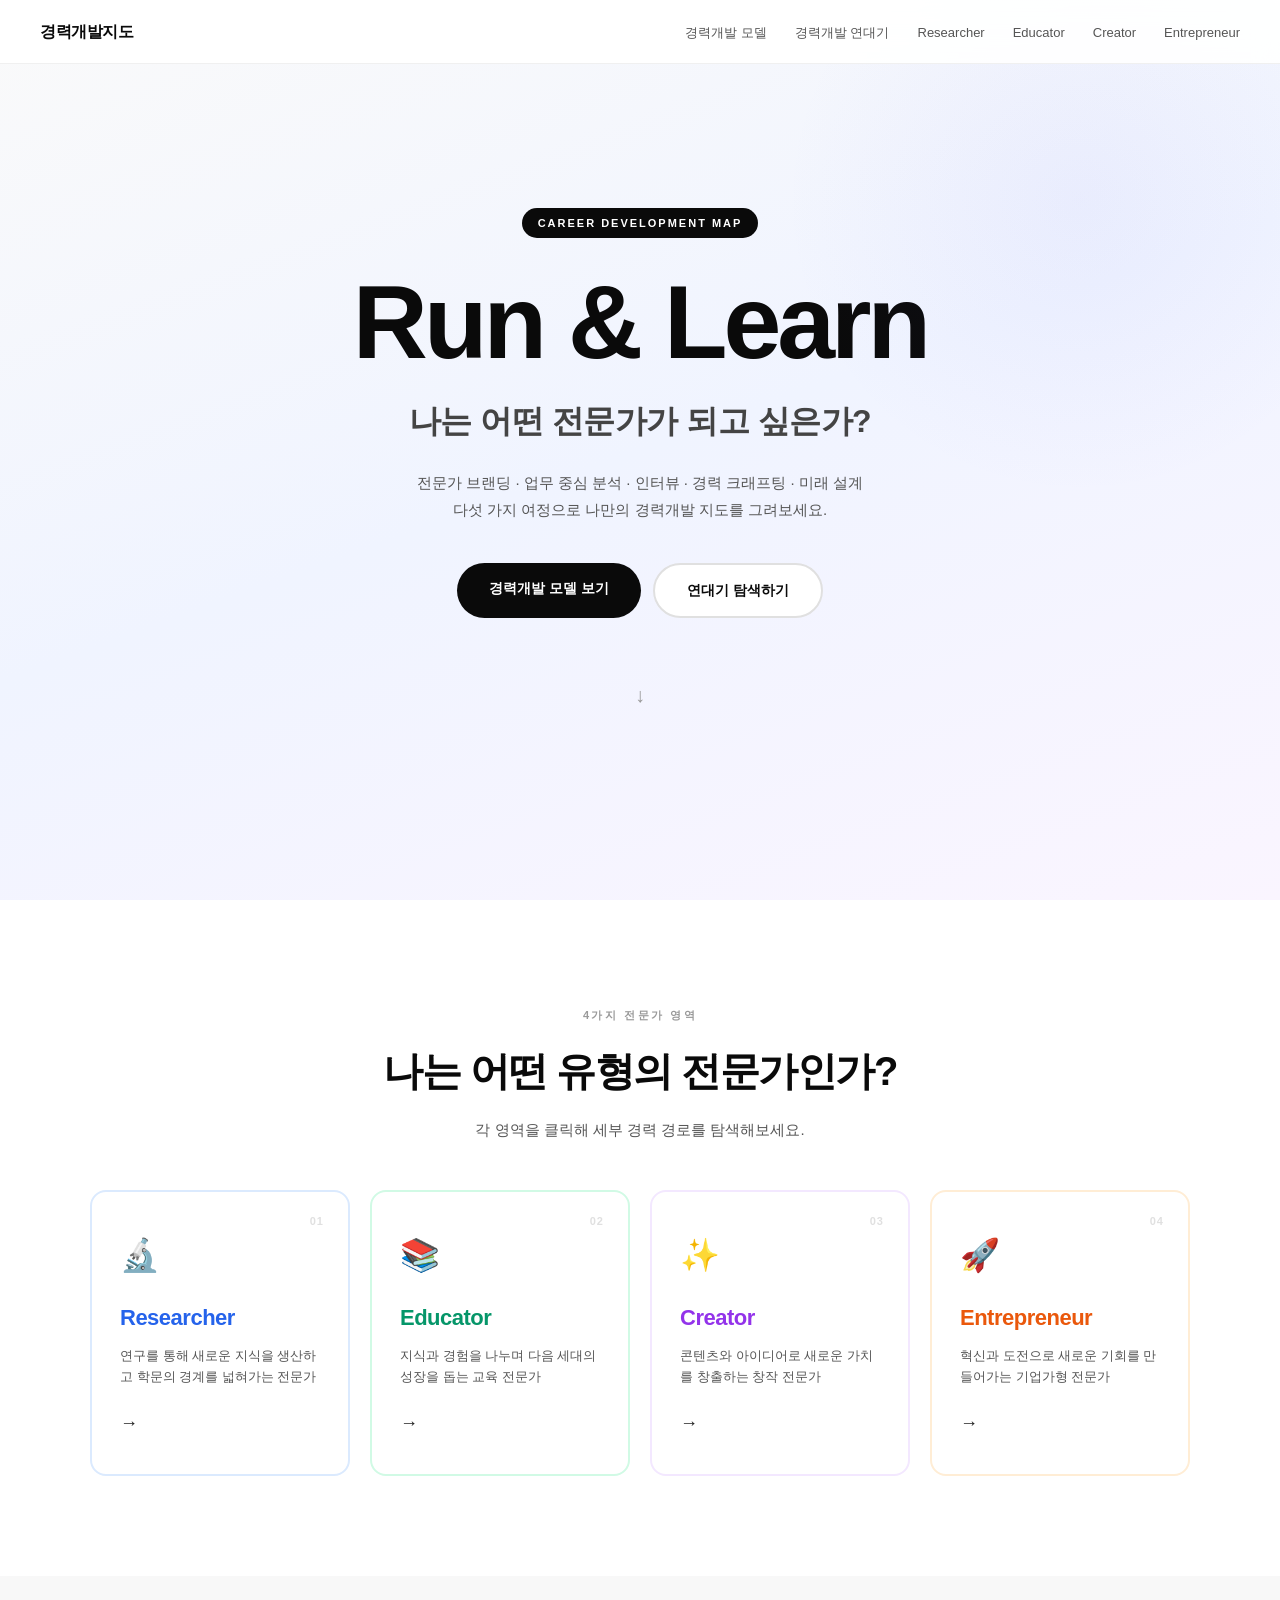
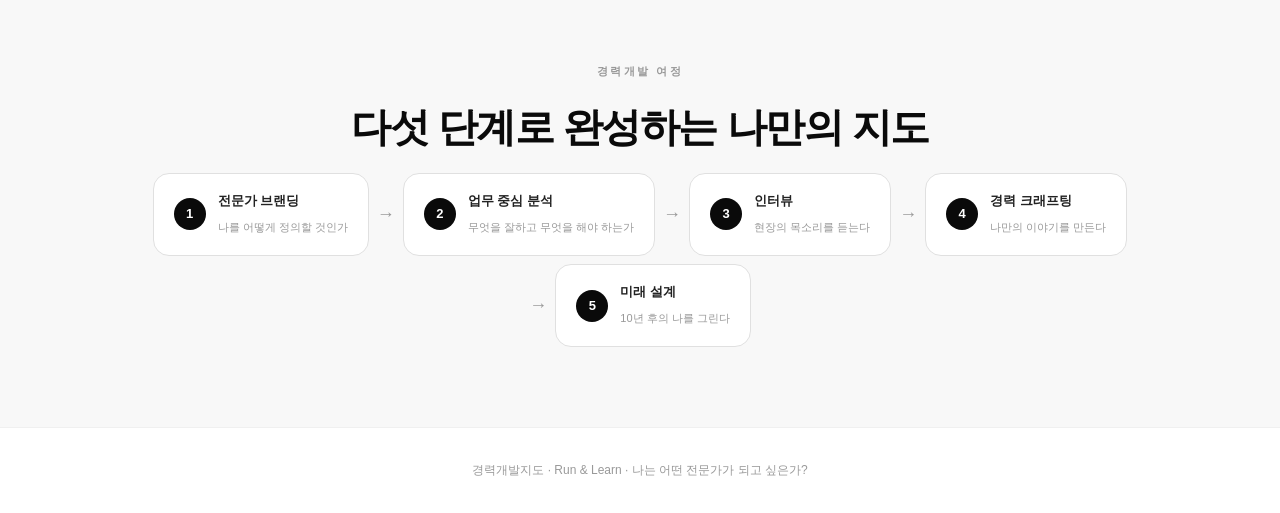
<file: index.html>
<!DOCTYPE html>
<html lang="ko">
<head>
  <meta charset="UTF-8" />
  <meta name="viewport" content="width=device-width, initial-scale=1.0" />
  <title>경력개발지도 | Run & Learn</title>
  <link rel="stylesheet" href="style.css" />
</head>
<body class="home-page">

  <!-- NAV -->
  <nav class="navbar">
    <a href="index.html" class="nav-logo">경력개발지도</a>
    <ul class="nav-links">
      <li><a href="model.html">경력개발 모델</a></li>
      <li><a href="timeline.html">경력개발 연대기</a></li>
      <li><a href="researcher.html">Researcher</a></li>
      <li><a href="educator.html">Educator</a></li>
      <li><a href="creator.html">Creator</a></li>
      <li><a href="entrepreneur.html">Entrepreneur</a></li>
    </ul>
    <button class="hamburger" id="hamburger">&#9776;</button>
  </nav>

  <!-- HERO -->
  <section class="hero">
    <div class="hero-badge">Career Development Map</div>
    <h1 class="hero-title">
      Run &amp; Learn
    </h1>
    <p class="hero-subtitle">나는 어떤 전문가가 되고 싶은가?</p>
    <p class="hero-desc">
      전문가 브랜딩 · 업무 중심 분석 · 인터뷰 · 경력 크래프팅 · 미래 설계<br/>
      다섯 가지 여정으로 나만의 경력개발 지도를 그려보세요.
    </p>
    <div class="hero-cta-group">
      <a href="model.html" class="btn-primary">경력개발 모델 보기</a>
      <a href="timeline.html" class="btn-secondary">연대기 탐색하기</a>
    </div>
    <div class="hero-scroll-hint">↓</div>
  </section>

  <!-- QUICK NAV CARDS -->
  <section class="quick-nav" id="domains">
    <div class="section-label">4가지 전문가 영역</div>
    <h2 class="section-title">나는 어떤 유형의 전문가인가?</h2>
    <p class="section-desc">각 영역을 클릭해 세부 경력 경로를 탐색해보세요.</p>

    <div class="domain-grid">

      <a href="researcher.html" class="domain-card researcher">
        <div class="domain-icon">🔬</div>
        <div class="domain-number">01</div>
        <h3>Researcher</h3>
        <p>연구를 통해 새로운 지식을 생산하고 학문의 경계를 넓혀가는 전문가</p>
        <span class="domain-arrow">→</span>
      </a>

      <a href="educator.html" class="domain-card educator">
        <div class="domain-icon">📚</div>
        <div class="domain-number">02</div>
        <h3>Educator</h3>
        <p>지식과 경험을 나누며 다음 세대의 성장을 돕는 교육 전문가</p>
        <span class="domain-arrow">→</span>
      </a>

      <a href="creator.html" class="domain-card creator">
        <div class="domain-icon">✨</div>
        <div class="domain-number">03</div>
        <h3>Creator</h3>
        <p>콘텐츠와 아이디어로 새로운 가치를 창출하는 창작 전문가</p>
        <span class="domain-arrow">→</span>
      </a>

      <a href="entrepreneur.html" class="domain-card entrepreneur">
        <div class="domain-icon">🚀</div>
        <div class="domain-number">04</div>
        <h3>Entrepreneur</h3>
        <p>혁신과 도전으로 새로운 기회를 만들어가는 기업가형 전문가</p>
        <span class="domain-arrow">→</span>
      </a>

    </div>
  </section>

  <!-- JOURNEY SECTION -->
  <section class="journey-section">
    <div class="section-label">경력개발 여정</div>
    <h2 class="section-title">다섯 단계로 완성하는 나만의 지도</h2>
    <div class="journey-steps">
      <div class="step">
        <div class="step-num">1</div>
        <div class="step-text">
          <strong>전문가 브랜딩</strong>
          <span>나를 어떻게 정의할 것인가</span>
        </div>
      </div>
      <div class="step-arrow">→</div>
      <div class="step">
        <div class="step-num">2</div>
        <div class="step-text">
          <strong>업무 중심 분석</strong>
          <span>무엇을 잘하고 무엇을 해야 하는가</span>
        </div>
      </div>
      <div class="step-arrow">→</div>
      <div class="step">
        <div class="step-num">3</div>
        <div class="step-text">
          <strong>인터뷰</strong>
          <span>현장의 목소리를 듣는다</span>
        </div>
      </div>
      <div class="step-arrow">→</div>
      <div class="step">
        <div class="step-num">4</div>
        <div class="step-text">
          <strong>경력 크래프팅</strong>
          <span>나만의 이야기를 만든다</span>
        </div>
      </div>
      <div class="step-arrow">→</div>
      <div class="step">
        <div class="step-num">5</div>
        <div class="step-text">
          <strong>미래 설계</strong>
          <span>10년 후의 나를 그린다</span>
        </div>
      </div>
    </div>
  </section>

  <!-- FOOTER -->
  <footer class="footer">
    <p>경력개발지도 · Run &amp; Learn · 나는 어떤 전문가가 되고 싶은가?</p>
  </footer>

  <script src="main.js"></script>
</body>
</html>
</file>
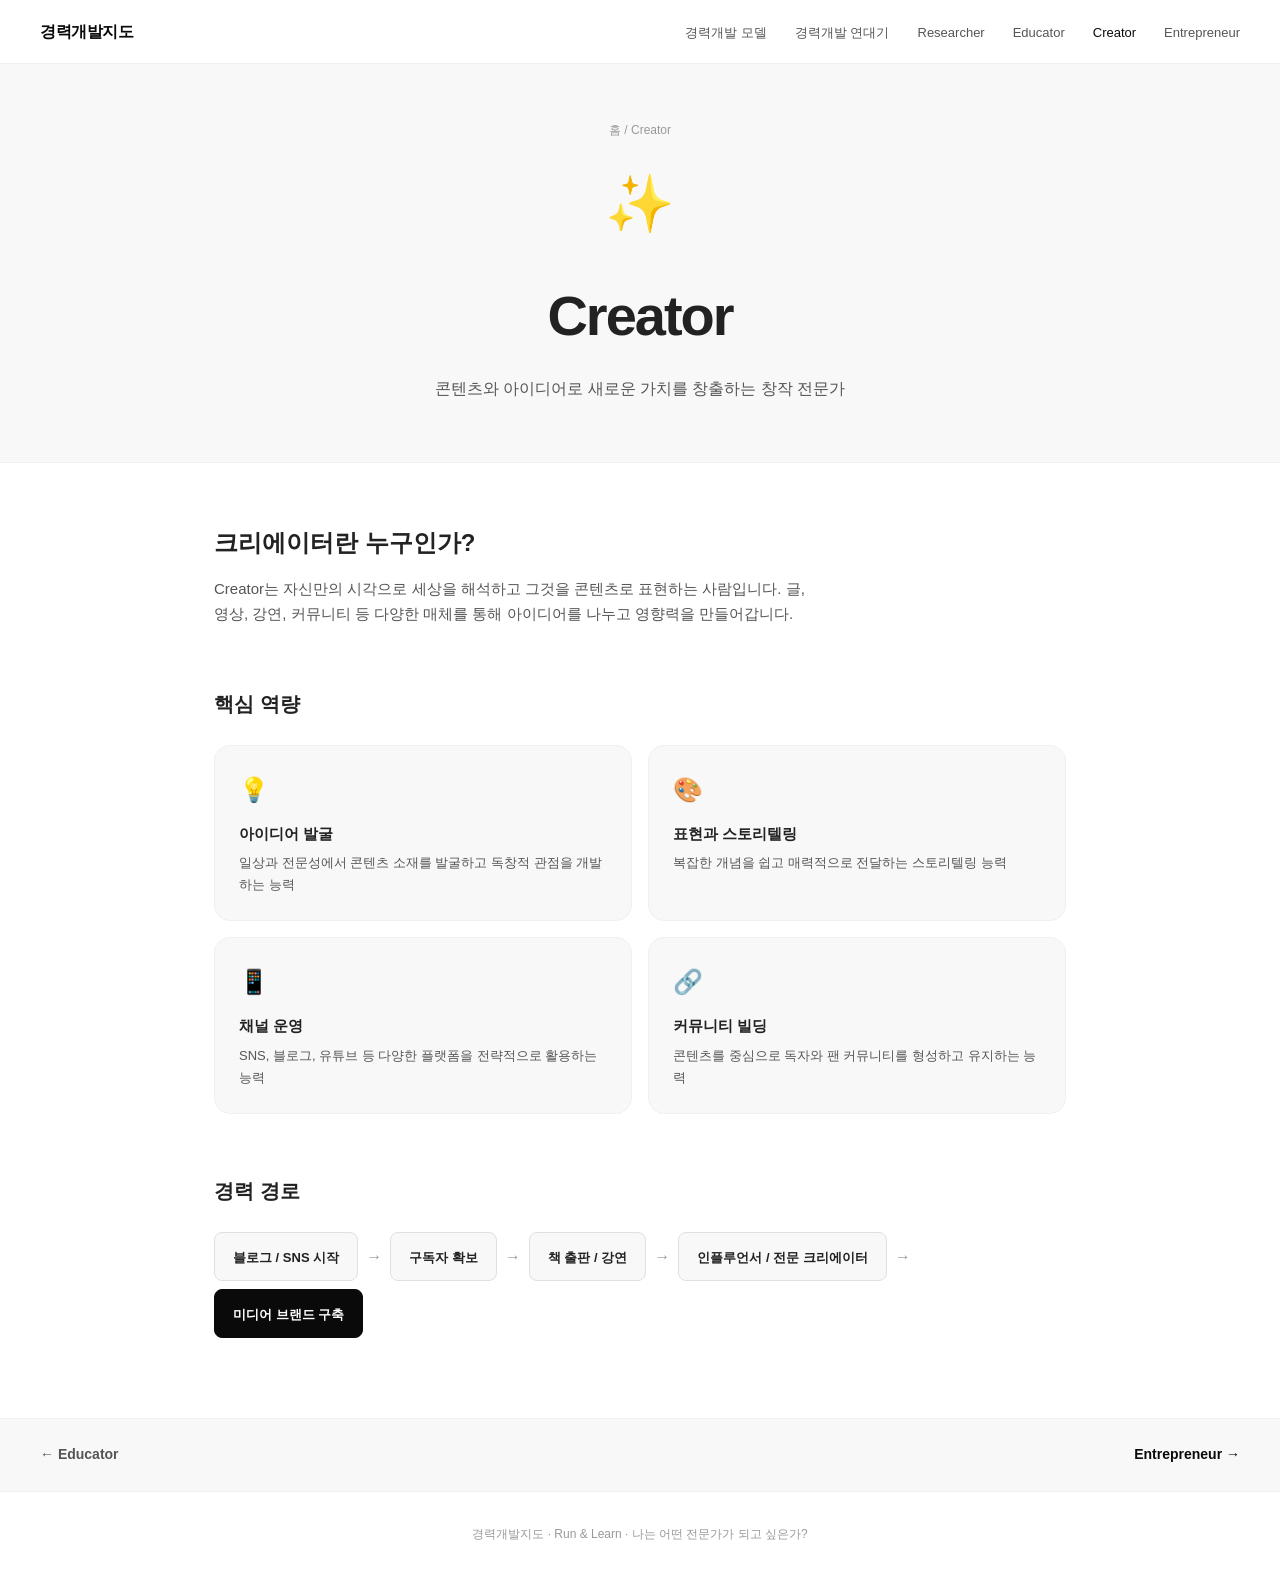
<file: creator.html>
<!DOCTYPE html>
<html lang="ko">
<head>
  <meta charset="UTF-8" />
  <meta name="viewport" content="width=device-width, initial-scale=1.0" />
  <title>Creator | 경력개발지도</title>
  <link rel="stylesheet" href="style.css" />
</head>
<body class="inner-page">

  <nav class="navbar">
    <a href="index.html" class="nav-logo">경력개발지도</a>
    <ul class="nav-links">
      <li><a href="model.html">경력개발 모델</a></li>
      <li><a href="timeline.html">경력개발 연대기</a></li>
      <li><a href="researcher.html">Researcher</a></li>
      <li><a href="educator.html">Educator</a></li>
      <li><a href="creator.html" class="active">Creator</a></li>
      <li><a href="entrepreneur.html">Entrepreneur</a></li>
    </ul>
    <button class="hamburger" id="hamburger">&#9776;</button>
  </nav>

  <div class="page-header domain-header creator-header">
    <div class="page-header-inner">
      <div class="breadcrumb"><a href="index.html">홈</a> / Creator</div>
      <div class="domain-icon-large">✨</div>
      <h1>Creator</h1>
      <p>콘텐츠와 아이디어로 새로운 가치를 창출하는 창작 전문가</p>
    </div>
  </div>

  <main class="domain-main">
    <section class="domain-intro">
      <h2>크리에이터란 누구인가?</h2>
      <p>Creator는 자신만의 시각으로 세상을 해석하고 그것을 콘텐츠로 표현하는 사람입니다. 글, 영상, 강연, 커뮤니티 등 다양한 매체를 통해 아이디어를 나누고 영향력을 만들어갑니다.</p>
    </section>

    <section class="domain-cards-section">
      <h2>핵심 역량</h2>
      <div class="domain-content-grid">
        <div class="content-card">
          <span class="content-icon">💡</span>
          <h4>아이디어 발굴</h4>
          <p>일상과 전문성에서 콘텐츠 소재를 발굴하고 독창적 관점을 개발하는 능력</p>
        </div>
        <div class="content-card">
          <span class="content-icon">🎨</span>
          <h4>표현과 스토리텔링</h4>
          <p>복잡한 개념을 쉽고 매력적으로 전달하는 스토리텔링 능력</p>
        </div>
        <div class="content-card">
          <span class="content-icon">📱</span>
          <h4>채널 운영</h4>
          <p>SNS, 블로그, 유튜브 등 다양한 플랫폼을 전략적으로 활용하는 능력</p>
        </div>
        <div class="content-card">
          <span class="content-icon">🔗</span>
          <h4>커뮤니티 빌딩</h4>
          <p>콘텐츠를 중심으로 독자와 팬 커뮤니티를 형성하고 유지하는 능력</p>
        </div>
      </div>
    </section>

    <section class="domain-path-section">
      <h2>경력 경로</h2>
      <div class="path-steps">
        <div class="path-step"><span>블로그 / SNS 시작</span></div>
        <div class="path-arrow">→</div>
        <div class="path-step"><span>구독자 확보</span></div>
        <div class="path-arrow">→</div>
        <div class="path-step"><span>책 출판 / 강연</span></div>
        <div class="path-arrow">→</div>
        <div class="path-step"><span>인플루언서 / 전문 크리에이터</span></div>
        <div class="path-arrow">→</div>
        <div class="path-step highlight"><span>미디어 브랜드 구축</span></div>
      </div>
    </section>
  </main>

  <div class="page-nav-bar">
    <a href="educator.html" class="page-nav-btn">← Educator</a>
    <a href="entrepreneur.html" class="page-nav-btn primary">Entrepreneur →</a>
  </div>

  <footer class="footer">
    <p>경력개발지도 · Run &amp; Learn · 나는 어떤 전문가가 되고 싶은가?</p>
  </footer>

  <script src="main.js"></script>
</body>
</html>
</file>
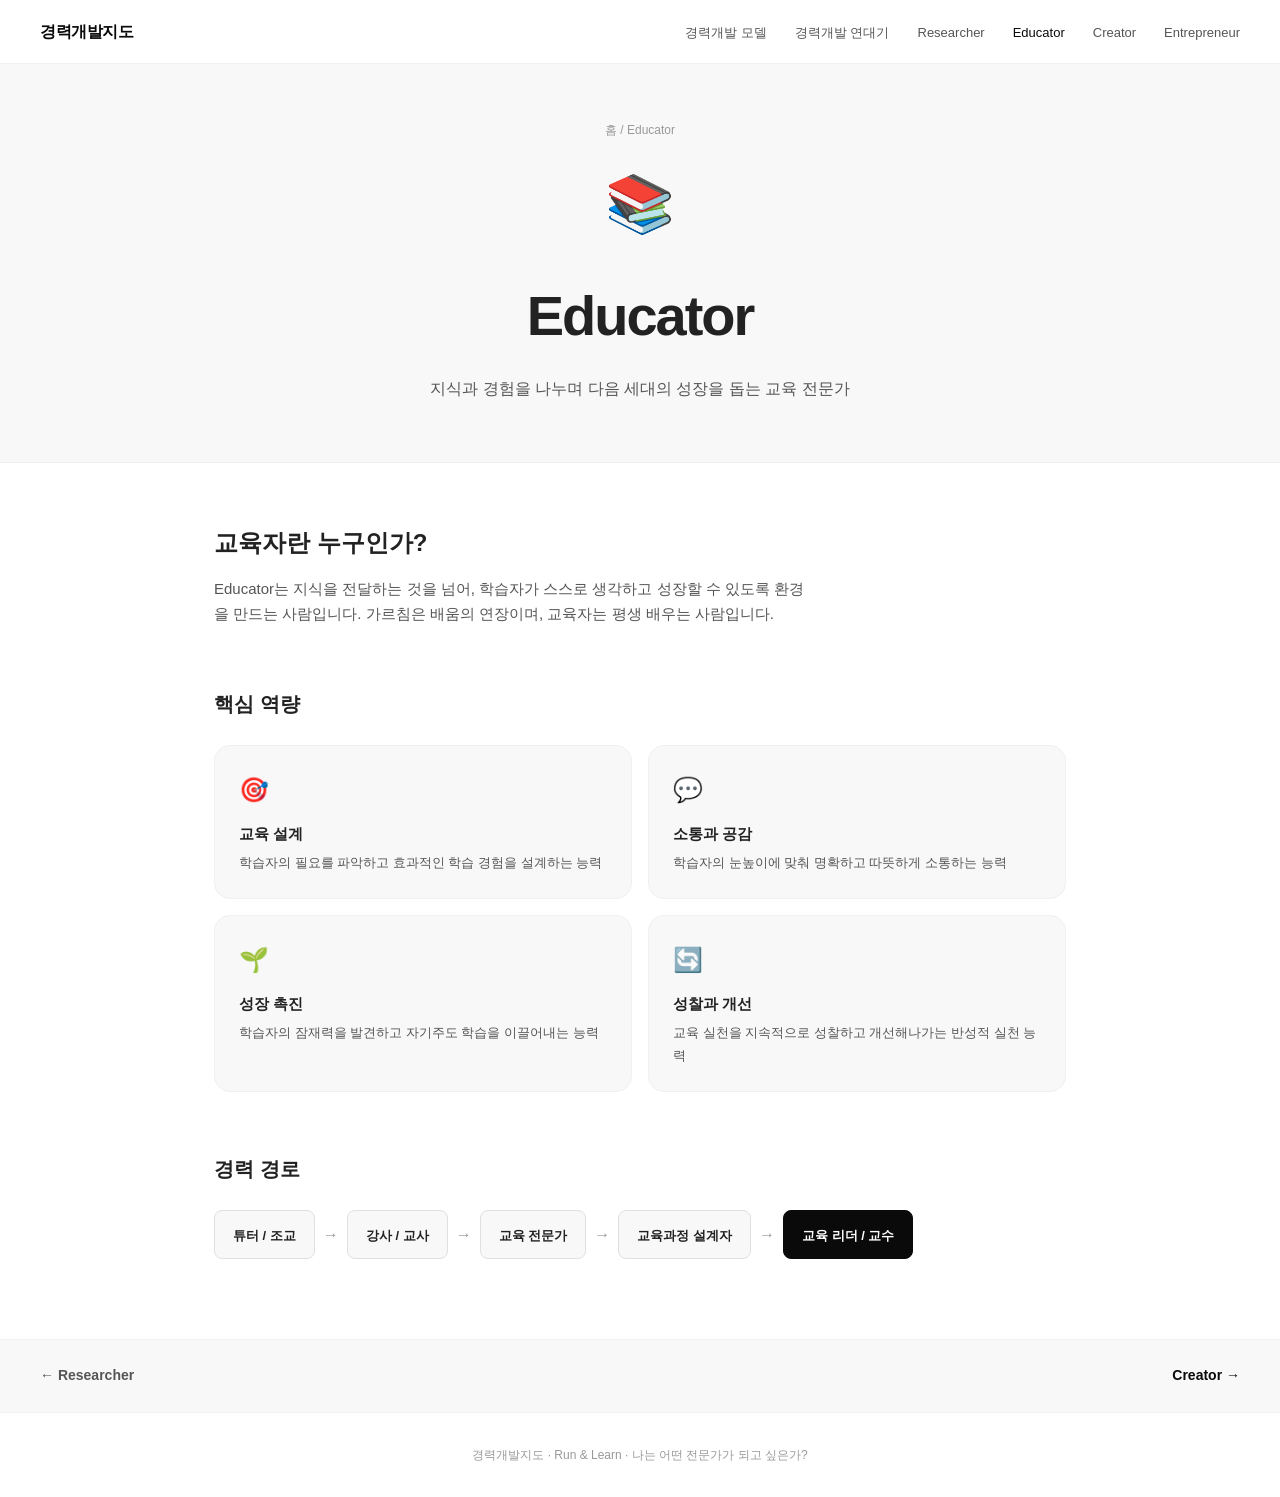
<file: educator.html>
<!DOCTYPE html>
<html lang="ko">
<head>
  <meta charset="UTF-8" />
  <meta name="viewport" content="width=device-width, initial-scale=1.0" />
  <title>Educator | 경력개발지도</title>
  <link rel="stylesheet" href="style.css" />
</head>
<body class="inner-page">

  <nav class="navbar">
    <a href="index.html" class="nav-logo">경력개발지도</a>
    <ul class="nav-links">
      <li><a href="model.html">경력개발 모델</a></li>
      <li><a href="timeline.html">경력개발 연대기</a></li>
      <li><a href="researcher.html">Researcher</a></li>
      <li><a href="educator.html" class="active">Educator</a></li>
      <li><a href="creator.html">Creator</a></li>
      <li><a href="entrepreneur.html">Entrepreneur</a></li>
    </ul>
    <button class="hamburger" id="hamburger">&#9776;</button>
  </nav>

  <div class="page-header domain-header educator-header">
    <div class="page-header-inner">
      <div class="breadcrumb"><a href="index.html">홈</a> / Educator</div>
      <div class="domain-icon-large">📚</div>
      <h1>Educator</h1>
      <p>지식과 경험을 나누며 다음 세대의 성장을 돕는 교육 전문가</p>
    </div>
  </div>

  <main class="domain-main">
    <section class="domain-intro">
      <h2>교육자란 누구인가?</h2>
      <p>Educator는 지식을 전달하는 것을 넘어, 학습자가 스스로 생각하고 성장할 수 있도록 환경을 만드는 사람입니다. 가르침은 배움의 연장이며, 교육자는 평생 배우는 사람입니다.</p>
    </section>

    <section class="domain-cards-section">
      <h2>핵심 역량</h2>
      <div class="domain-content-grid">
        <div class="content-card">
          <span class="content-icon">🎯</span>
          <h4>교육 설계</h4>
          <p>학습자의 필요를 파악하고 효과적인 학습 경험을 설계하는 능력</p>
        </div>
        <div class="content-card">
          <span class="content-icon">💬</span>
          <h4>소통과 공감</h4>
          <p>학습자의 눈높이에 맞춰 명확하고 따뜻하게 소통하는 능력</p>
        </div>
        <div class="content-card">
          <span class="content-icon">🌱</span>
          <h4>성장 촉진</h4>
          <p>학습자의 잠재력을 발견하고 자기주도 학습을 이끌어내는 능력</p>
        </div>
        <div class="content-card">
          <span class="content-icon">🔄</span>
          <h4>성찰과 개선</h4>
          <p>교육 실천을 지속적으로 성찰하고 개선해나가는 반성적 실천 능력</p>
        </div>
      </div>
    </section>

    <section class="domain-path-section">
      <h2>경력 경로</h2>
      <div class="path-steps">
        <div class="path-step"><span>튜터 / 조교</span></div>
        <div class="path-arrow">→</div>
        <div class="path-step"><span>강사 / 교사</span></div>
        <div class="path-arrow">→</div>
        <div class="path-step"><span>교육 전문가</span></div>
        <div class="path-arrow">→</div>
        <div class="path-step"><span>교육과정 설계자</span></div>
        <div class="path-arrow">→</div>
        <div class="path-step highlight"><span>교육 리더 / 교수</span></div>
      </div>
    </section>
  </main>

  <div class="page-nav-bar">
    <a href="researcher.html" class="page-nav-btn">← Researcher</a>
    <a href="creator.html" class="page-nav-btn primary">Creator →</a>
  </div>

  <footer class="footer">
    <p>경력개발지도 · Run &amp; Learn · 나는 어떤 전문가가 되고 싶은가?</p>
  </footer>

  <script src="main.js"></script>
</body>
</html>
</file>
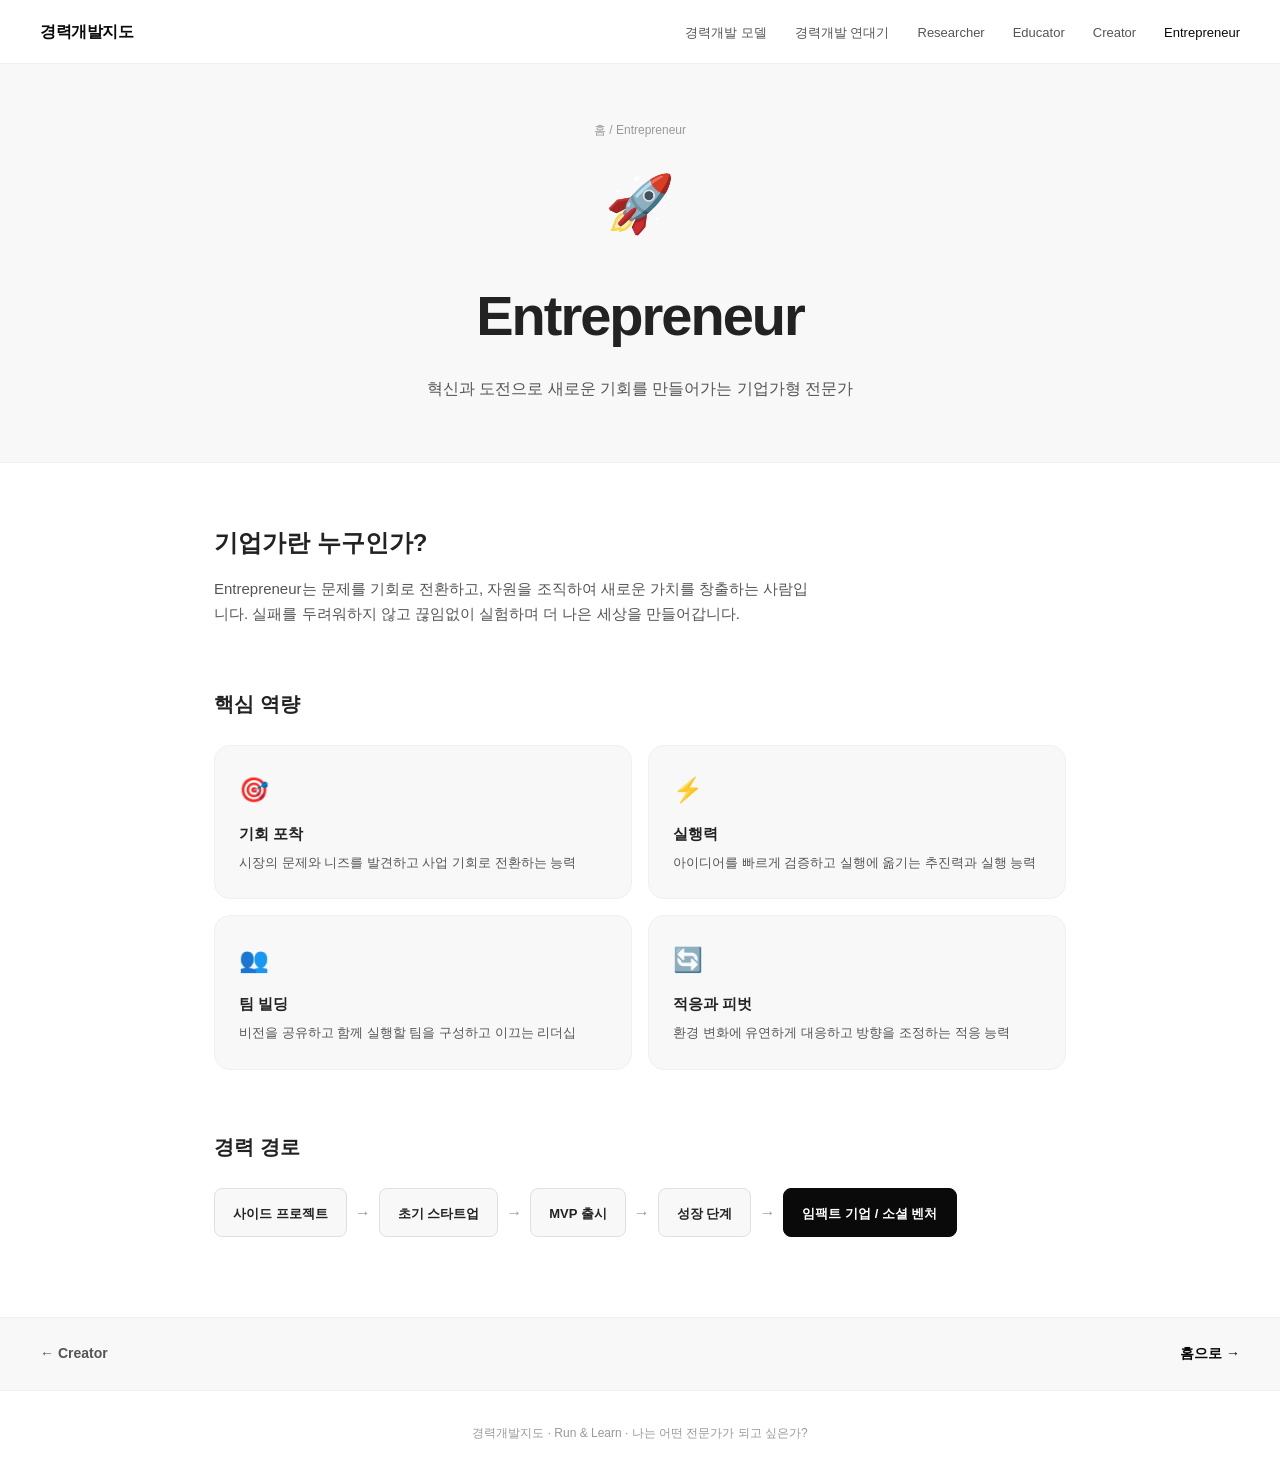
<file: entrepreneur.html>
<!DOCTYPE html>
<html lang="ko">
<head>
  <meta charset="UTF-8" />
  <meta name="viewport" content="width=device-width, initial-scale=1.0" />
  <title>Entrepreneur | 경력개발지도</title>
  <link rel="stylesheet" href="style.css" />
</head>
<body class="inner-page">

  <nav class="navbar">
    <a href="index.html" class="nav-logo">경력개발지도</a>
    <ul class="nav-links">
      <li><a href="model.html">경력개발 모델</a></li>
      <li><a href="timeline.html">경력개발 연대기</a></li>
      <li><a href="researcher.html">Researcher</a></li>
      <li><a href="educator.html">Educator</a></li>
      <li><a href="creator.html">Creator</a></li>
      <li><a href="entrepreneur.html" class="active">Entrepreneur</a></li>
    </ul>
    <button class="hamburger" id="hamburger">&#9776;</button>
  </nav>

  <div class="page-header domain-header entrepreneur-header">
    <div class="page-header-inner">
      <div class="breadcrumb"><a href="index.html">홈</a> / Entrepreneur</div>
      <div class="domain-icon-large">🚀</div>
      <h1>Entrepreneur</h1>
      <p>혁신과 도전으로 새로운 기회를 만들어가는 기업가형 전문가</p>
    </div>
  </div>

  <main class="domain-main">
    <section class="domain-intro">
      <h2>기업가란 누구인가?</h2>
      <p>Entrepreneur는 문제를 기회로 전환하고, 자원을 조직하여 새로운 가치를 창출하는 사람입니다. 실패를 두려워하지 않고 끊임없이 실험하며 더 나은 세상을 만들어갑니다.</p>
    </section>

    <section class="domain-cards-section">
      <h2>핵심 역량</h2>
      <div class="domain-content-grid">
        <div class="content-card">
          <span class="content-icon">🎯</span>
          <h4>기회 포착</h4>
          <p>시장의 문제와 니즈를 발견하고 사업 기회로 전환하는 능력</p>
        </div>
        <div class="content-card">
          <span class="content-icon">⚡</span>
          <h4>실행력</h4>
          <p>아이디어를 빠르게 검증하고 실행에 옮기는 추진력과 실행 능력</p>
        </div>
        <div class="content-card">
          <span class="content-icon">👥</span>
          <h4>팀 빌딩</h4>
          <p>비전을 공유하고 함께 실행할 팀을 구성하고 이끄는 리더십</p>
        </div>
        <div class="content-card">
          <span class="content-icon">🔄</span>
          <h4>적응과 피벗</h4>
          <p>환경 변화에 유연하게 대응하고 방향을 조정하는 적응 능력</p>
        </div>
      </div>
    </section>

    <section class="domain-path-section">
      <h2>경력 경로</h2>
      <div class="path-steps">
        <div class="path-step"><span>사이드 프로젝트</span></div>
        <div class="path-arrow">→</div>
        <div class="path-step"><span>초기 스타트업</span></div>
        <div class="path-arrow">→</div>
        <div class="path-step"><span>MVP 출시</span></div>
        <div class="path-arrow">→</div>
        <div class="path-step"><span>성장 단계</span></div>
        <div class="path-arrow">→</div>
        <div class="path-step highlight"><span>임팩트 기업 / 소셜 벤처</span></div>
      </div>
    </section>
  </main>

  <div class="page-nav-bar">
    <a href="creator.html" class="page-nav-btn">← Creator</a>
    <a href="index.html" class="page-nav-btn primary">홈으로 →</a>
  </div>

  <footer class="footer">
    <p>경력개발지도 · Run &amp; Learn · 나는 어떤 전문가가 되고 싶은가?</p>
  </footer>

  <script src="main.js"></script>
</body>
</html>
</file>
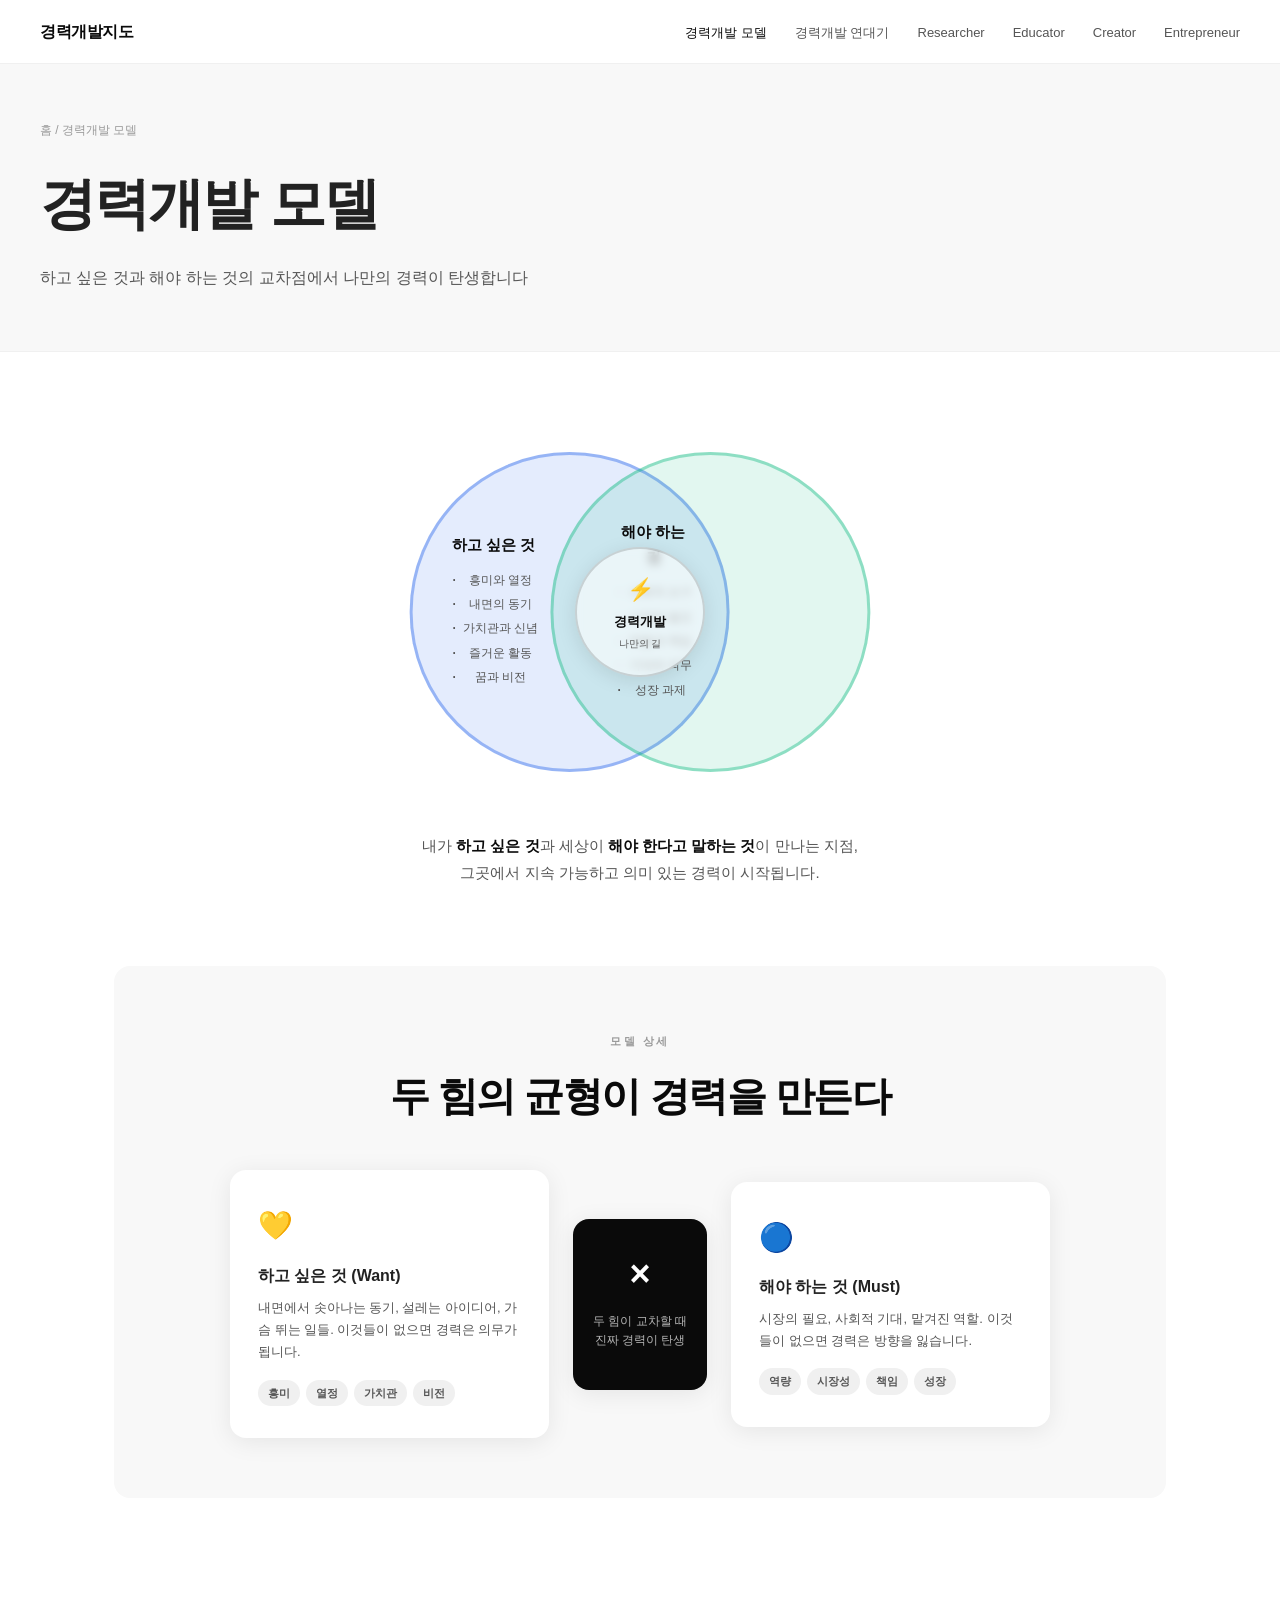
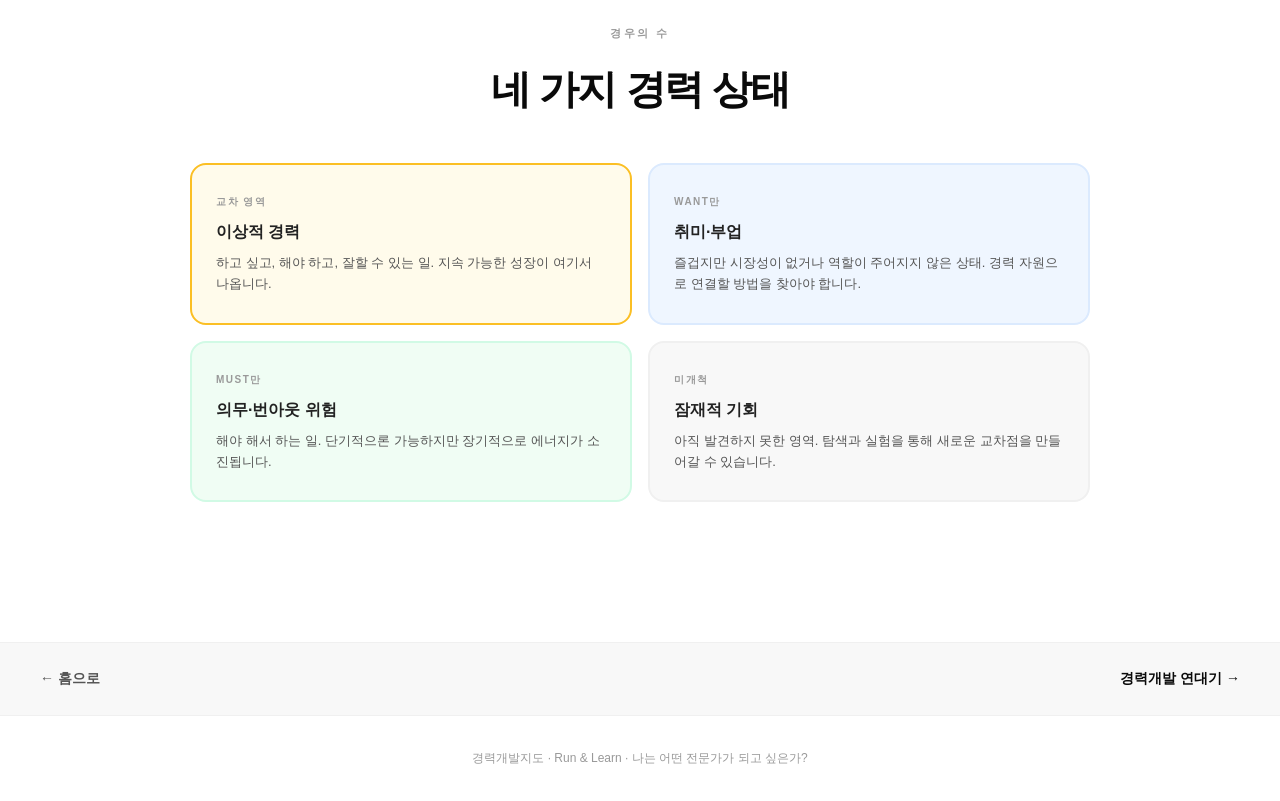
<file: model.html>
<!DOCTYPE html>
<html lang="ko">
<head>
  <meta charset="UTF-8" />
  <meta name="viewport" content="width=device-width, initial-scale=1.0" />
  <title>경력개발 모델 | 경력개발지도</title>
  <link rel="stylesheet" href="style.css" />
</head>
<body class="inner-page">

  <nav class="navbar">
    <a href="index.html" class="nav-logo">경력개발지도</a>
    <ul class="nav-links">
      <li><a href="model.html" class="active">경력개발 모델</a></li>
      <li><a href="timeline.html">경력개발 연대기</a></li>
      <li><a href="researcher.html">Researcher</a></li>
      <li><a href="educator.html">Educator</a></li>
      <li><a href="creator.html">Creator</a></li>
      <li><a href="entrepreneur.html">Entrepreneur</a></li>
    </ul>
    <button class="hamburger" id="hamburger">&#9776;</button>
  </nav>

  <div class="page-header">
    <div class="page-header-inner">
      <div class="breadcrumb"><a href="index.html">홈</a> / 경력개발 모델</div>
      <h1>경력개발 모델</h1>
      <p>하고 싶은 것과 해야 하는 것의 교차점에서 나만의 경력이 탄생합니다</p>
    </div>
  </div>

  <main class="model-main">

    <!-- VENN DIAGRAM SECTION -->
    <section class="venn-section">
      <div class="venn-container">

        <div class="venn-wrapper">
          <!-- Left circle -->
          <div class="venn-circle left-circle">
            <div class="circle-content left-content">
              <h3>하고 싶은 것</h3>
              <ul>
                <li>흥미와 열정</li>
                <li>내면의 동기</li>
                <li>가치관과 신념</li>
                <li>즐거운 활동</li>
                <li>꿈과 비전</li>
              </ul>
            </div>
          </div>

          <!-- Intersection -->
          <div class="venn-intersection">
            <div class="intersection-content">
              <div class="intersection-icon">⚡</div>
              <strong>경력개발</strong>
              <span>나만의 길</span>
            </div>
          </div>

          <!-- Right circle -->
          <div class="venn-circle right-circle">
            <div class="circle-content right-content">
              <h3>해야 하는 것</h3>
              <ul>
                <li>사회적 요구</li>
                <li>시장의 필요</li>
                <li>역할과 책임</li>
                <li>기대와 의무</li>
                <li>성장 과제</li>
              </ul>
            </div>
          </div>
        </div>

        <p class="venn-caption">
          내가 <em>하고 싶은 것</em>과 세상이 <em>해야 한다고 말하는 것</em>이 만나는 지점,<br/>
          그곳에서 지속 가능하고 의미 있는 경력이 시작됩니다.
        </p>
      </div>
    </section>

    <!-- FRAMEWORK SECTION -->
    <section class="framework-section">
      <div class="framework-inner">
        <div class="section-label">모델 상세</div>
        <h2 class="section-title">두 힘의 균형이 경력을 만든다</h2>

        <div class="framework-grid">
          <div class="framework-card want">
            <div class="fw-icon">💛</div>
            <h3>하고 싶은 것 (Want)</h3>
            <p>내면에서 솟아나는 동기, 설레는 아이디어, 가슴 뛰는 일들. 이것들이 없으면 경력은 의무가 됩니다.</p>
            <div class="fw-keywords">
              <span>흥미</span><span>열정</span><span>가치관</span><span>비전</span>
            </div>
          </div>

          <div class="framework-card vs">
            <div class="vs-symbol">×</div>
            <p>두 힘이 교차할 때<br/>진짜 경력이 탄생</p>
          </div>

          <div class="framework-card must">
            <div class="fw-icon">🔵</div>
            <h3>해야 하는 것 (Must)</h3>
            <p>시장의 필요, 사회적 기대, 맡겨진 역할. 이것들이 없으면 경력은 방향을 잃습니다.</p>
            <div class="fw-keywords">
              <span>역량</span><span>시장성</span><span>책임</span><span>성장</span>
            </div>
          </div>
        </div>
      </div>
    </section>

    <!-- 4 QUADRANTS -->
    <section class="quadrant-section">
      <div class="quadrant-inner">
        <div class="section-label">경우의 수</div>
        <h2 class="section-title">네 가지 경력 상태</h2>

        <div class="quadrant-grid">
          <div class="quad-card quad-ideal">
            <div class="quad-label">교차 영역</div>
            <h4>이상적 경력</h4>
            <p>하고 싶고, 해야 하고, 잘할 수 있는 일. 지속 가능한 성장이 여기서 나옵니다.</p>
          </div>
          <div class="quad-card quad-want">
            <div class="quad-label">Want만</div>
            <h4>취미·부업</h4>
            <p>즐겁지만 시장성이 없거나 역할이 주어지지 않은 상태. 경력 자원으로 연결할 방법을 찾아야 합니다.</p>
          </div>
          <div class="quad-card quad-must">
            <div class="quad-label">Must만</div>
            <h4>의무·번아웃 위험</h4>
            <p>해야 해서 하는 일. 단기적으론 가능하지만 장기적으로 에너지가 소진됩니다.</p>
          </div>
          <div class="quad-card quad-none">
            <div class="quad-label">미개척</div>
            <h4>잠재적 기회</h4>
            <p>아직 발견하지 못한 영역. 탐색과 실험을 통해 새로운 교차점을 만들어갈 수 있습니다.</p>
          </div>
        </div>
      </div>
    </section>

  </main>

  <div class="page-nav-bar">
    <a href="index.html" class="page-nav-btn">← 홈으로</a>
    <a href="timeline.html" class="page-nav-btn primary">경력개발 연대기 →</a>
  </div>

  <footer class="footer">
    <p>경력개발지도 · Run &amp; Learn · 나는 어떤 전문가가 되고 싶은가?</p>
  </footer>

  <script src="main.js"></script>
</body>
</html>
</file>
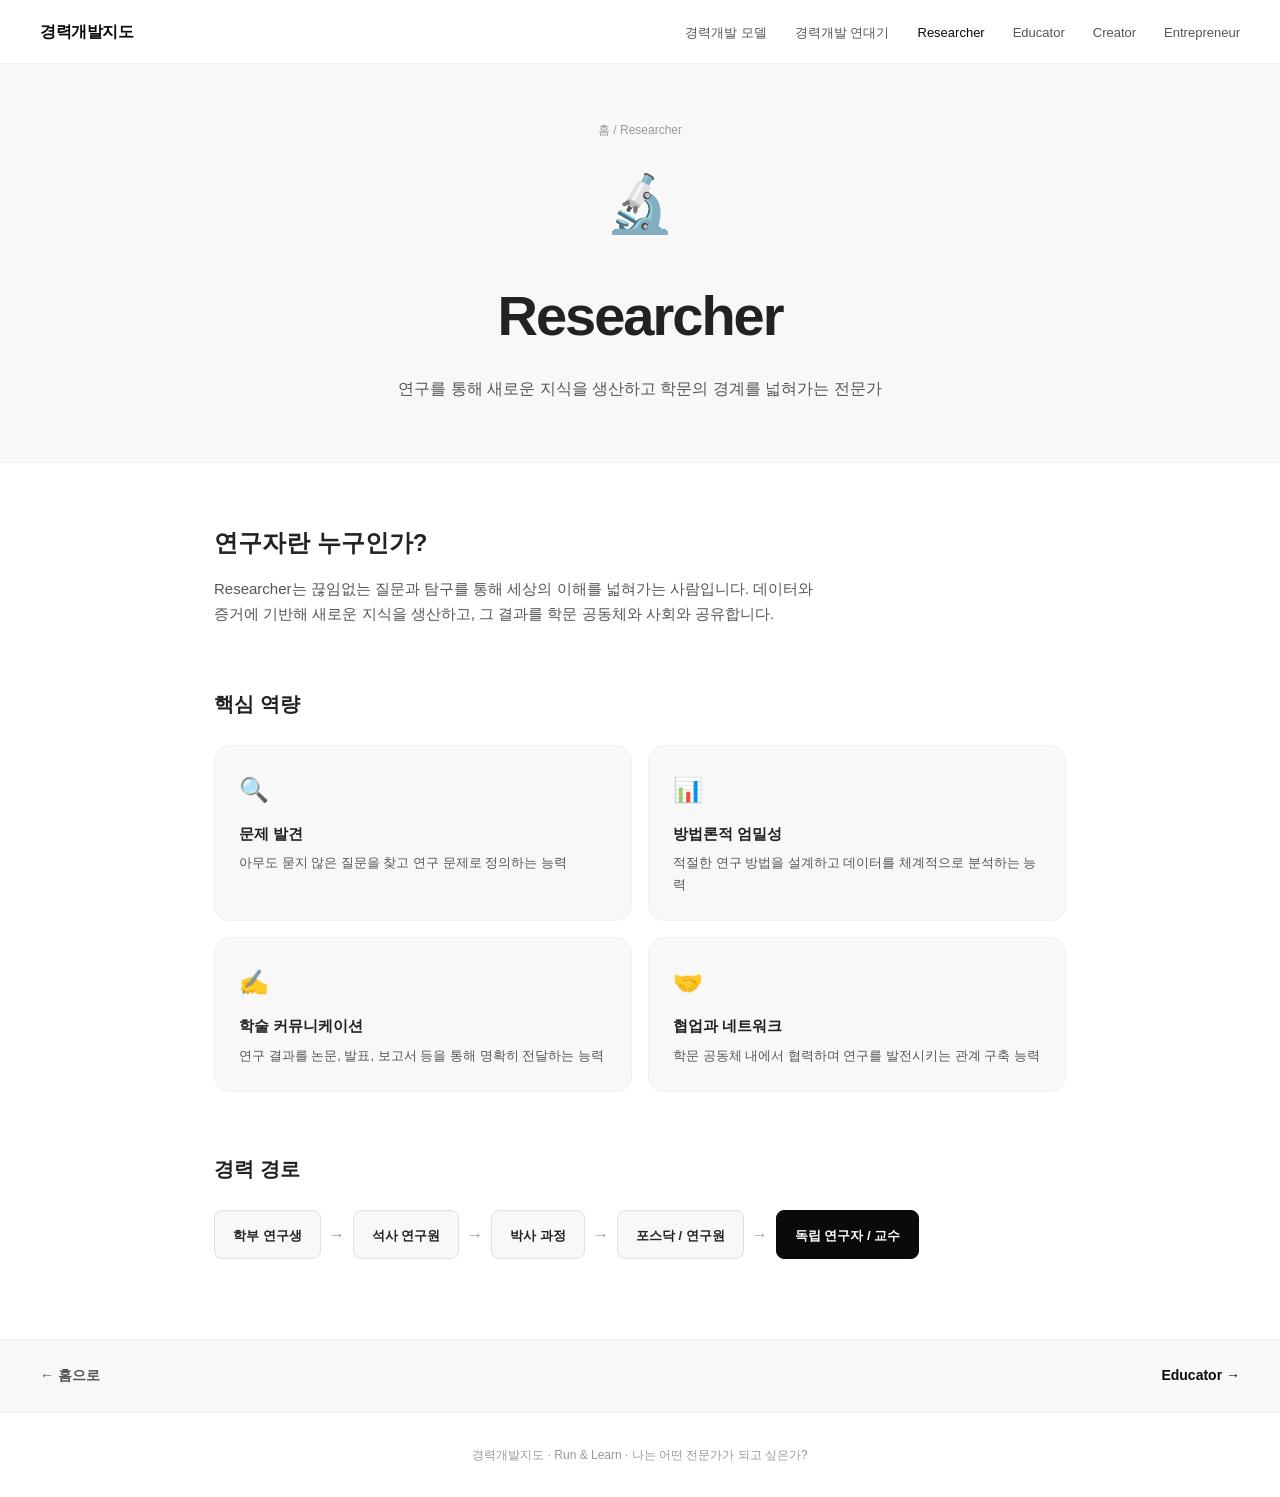
<file: researcher.html>
<!DOCTYPE html>
<html lang="ko">
<head>
  <meta charset="UTF-8" />
  <meta name="viewport" content="width=device-width, initial-scale=1.0" />
  <title>Researcher | 경력개발지도</title>
  <link rel="stylesheet" href="style.css" />
</head>
<body class="inner-page">

  <nav class="navbar">
    <a href="index.html" class="nav-logo">경력개발지도</a>
    <ul class="nav-links">
      <li><a href="model.html">경력개발 모델</a></li>
      <li><a href="timeline.html">경력개발 연대기</a></li>
      <li><a href="researcher.html" class="active">Researcher</a></li>
      <li><a href="educator.html">Educator</a></li>
      <li><a href="creator.html">Creator</a></li>
      <li><a href="entrepreneur.html">Entrepreneur</a></li>
    </ul>
    <button class="hamburger" id="hamburger">&#9776;</button>
  </nav>

  <div class="page-header domain-header researcher-header">
    <div class="page-header-inner">
      <div class="breadcrumb"><a href="index.html">홈</a> / Researcher</div>
      <div class="domain-icon-large">🔬</div>
      <h1>Researcher</h1>
      <p>연구를 통해 새로운 지식을 생산하고 학문의 경계를 넓혀가는 전문가</p>
    </div>
  </div>

  <main class="domain-main">
    <section class="domain-intro">
      <h2>연구자란 누구인가?</h2>
      <p>Researcher는 끊임없는 질문과 탐구를 통해 세상의 이해를 넓혀가는 사람입니다. 데이터와 증거에 기반해 새로운 지식을 생산하고, 그 결과를 학문 공동체와 사회와 공유합니다.</p>
    </section>

    <section class="domain-cards-section">
      <h2>핵심 역량</h2>
      <div class="domain-content-grid">
        <div class="content-card">
          <span class="content-icon">🔍</span>
          <h4>문제 발견</h4>
          <p>아무도 묻지 않은 질문을 찾고 연구 문제로 정의하는 능력</p>
        </div>
        <div class="content-card">
          <span class="content-icon">📊</span>
          <h4>방법론적 엄밀성</h4>
          <p>적절한 연구 방법을 설계하고 데이터를 체계적으로 분석하는 능력</p>
        </div>
        <div class="content-card">
          <span class="content-icon">✍️</span>
          <h4>학술 커뮤니케이션</h4>
          <p>연구 결과를 논문, 발표, 보고서 등을 통해 명확히 전달하는 능력</p>
        </div>
        <div class="content-card">
          <span class="content-icon">🤝</span>
          <h4>협업과 네트워크</h4>
          <p>학문 공동체 내에서 협력하며 연구를 발전시키는 관계 구축 능력</p>
        </div>
      </div>
    </section>

    <section class="domain-path-section">
      <h2>경력 경로</h2>
      <div class="path-steps">
        <div class="path-step"><span>학부 연구생</span></div>
        <div class="path-arrow">→</div>
        <div class="path-step"><span>석사 연구원</span></div>
        <div class="path-arrow">→</div>
        <div class="path-step"><span>박사 과정</span></div>
        <div class="path-arrow">→</div>
        <div class="path-step"><span>포스닥 / 연구원</span></div>
        <div class="path-arrow">→</div>
        <div class="path-step highlight"><span>독립 연구자 / 교수</span></div>
      </div>
    </section>
  </main>

  <div class="page-nav-bar">
    <a href="index.html" class="page-nav-btn">← 홈으로</a>
    <a href="educator.html" class="page-nav-btn primary">Educator →</a>
  </div>

  <footer class="footer">
    <p>경력개발지도 · Run &amp; Learn · 나는 어떤 전문가가 되고 싶은가?</p>
  </footer>

  <script src="main.js"></script>
</body>
</html>
</file>
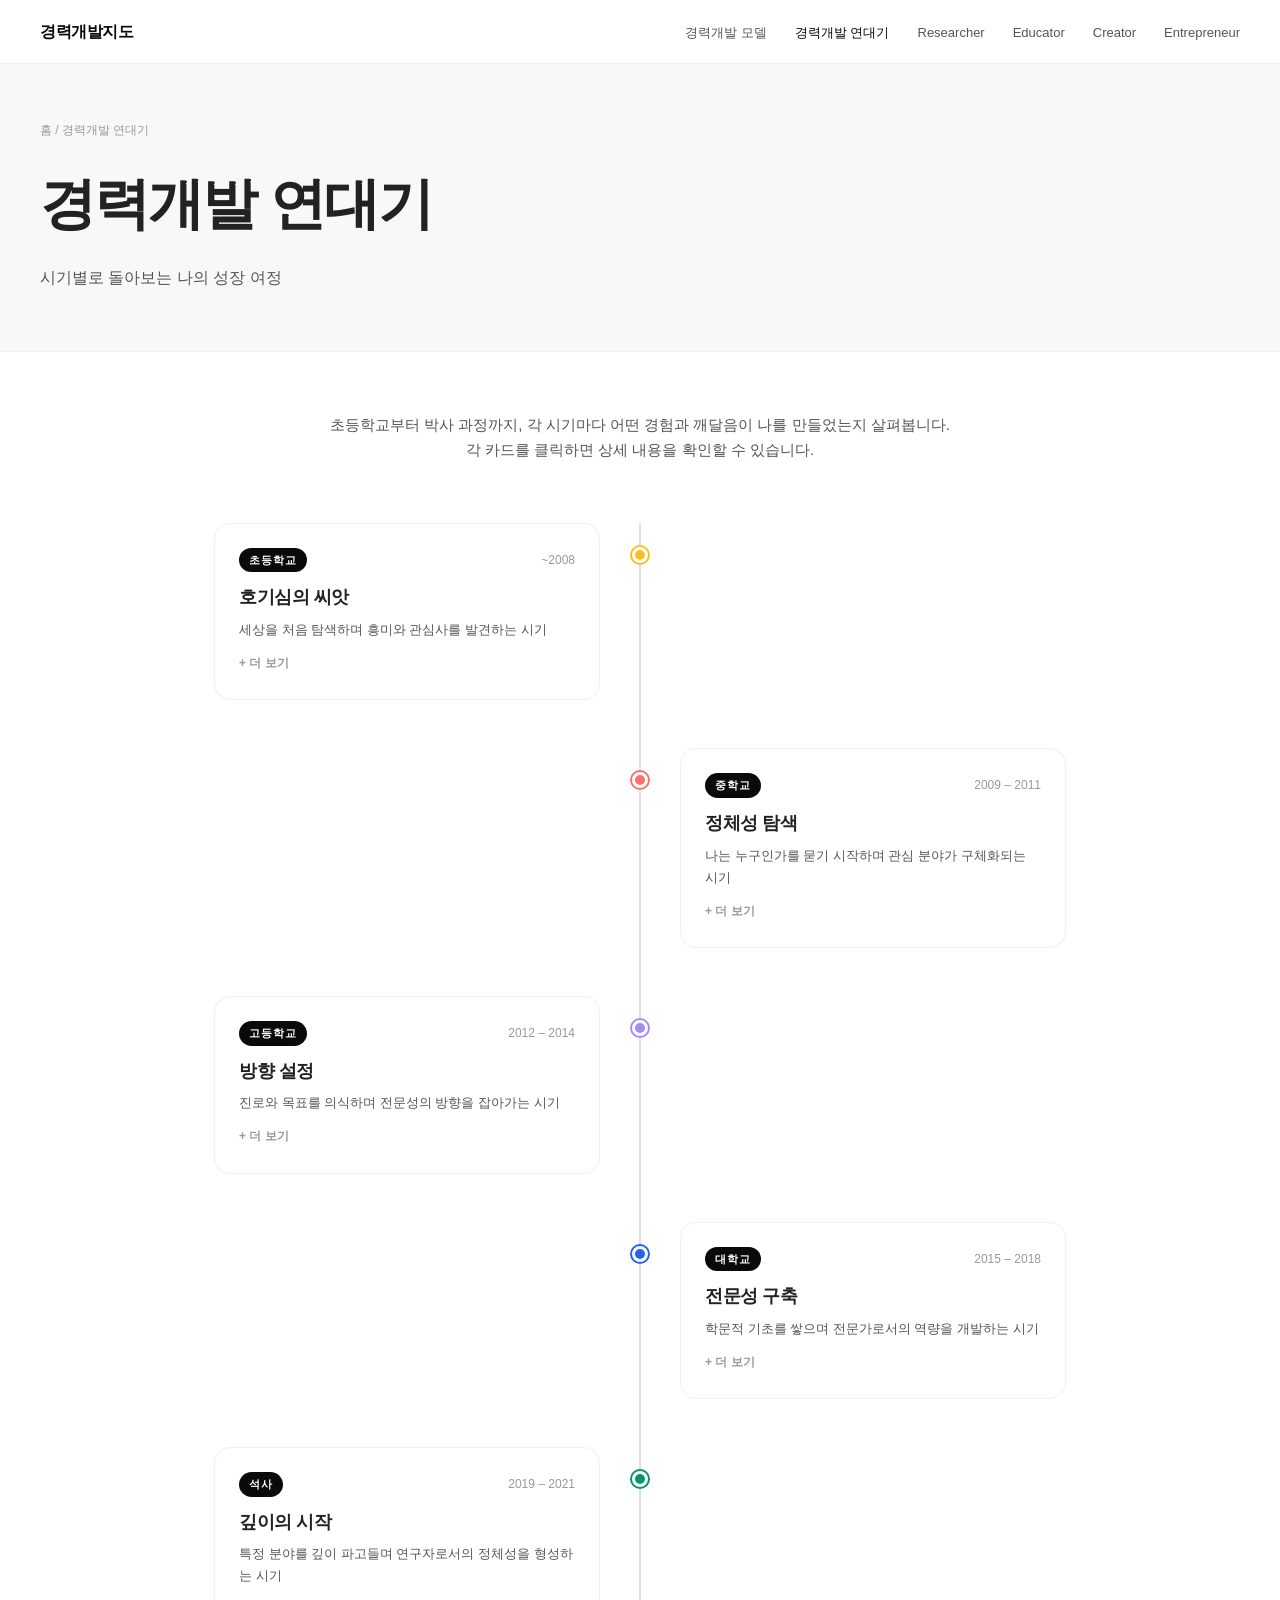
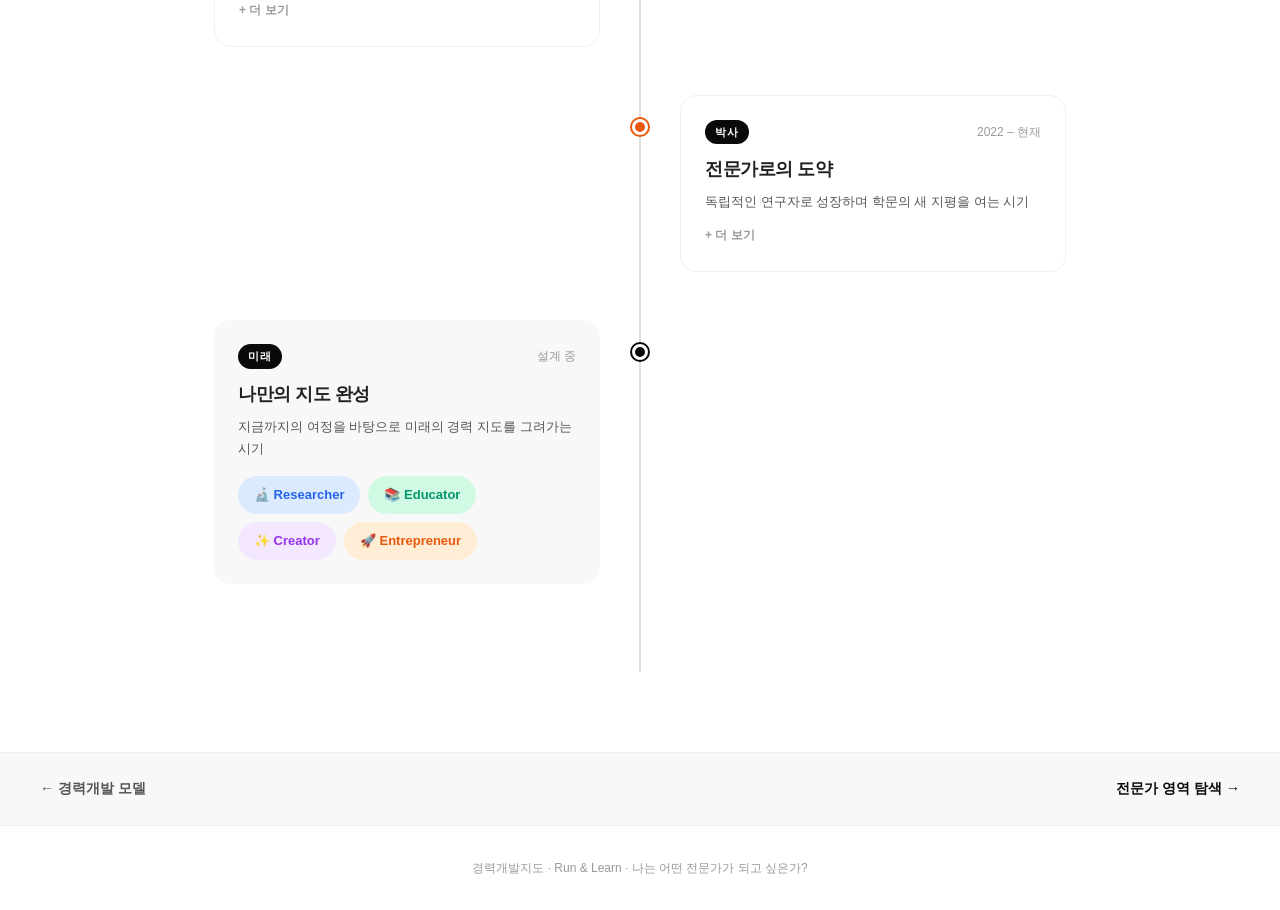
<file: timeline.html>
<!DOCTYPE html>
<html lang="ko">
<head>
  <meta charset="UTF-8" />
  <meta name="viewport" content="width=device-width, initial-scale=1.0" />
  <title>경력개발 연대기 | 경력개발지도</title>
  <link rel="stylesheet" href="style.css" />
</head>
<body class="inner-page">

  <nav class="navbar">
    <a href="index.html" class="nav-logo">경력개발지도</a>
    <ul class="nav-links">
      <li><a href="model.html">경력개발 모델</a></li>
      <li><a href="timeline.html" class="active">경력개발 연대기</a></li>
      <li><a href="researcher.html">Researcher</a></li>
      <li><a href="educator.html">Educator</a></li>
      <li><a href="creator.html">Creator</a></li>
      <li><a href="entrepreneur.html">Entrepreneur</a></li>
    </ul>
    <button class="hamburger" id="hamburger">&#9776;</button>
  </nav>

  <div class="page-header">
    <div class="page-header-inner">
      <div class="breadcrumb"><a href="index.html">홈</a> / 경력개발 연대기</div>
      <h1>경력개발 연대기</h1>
      <p>시기별로 돌아보는 나의 성장 여정</p>
    </div>
  </div>

  <main class="timeline-main">

    <div class="timeline-intro">
      <p>초등학교부터 박사 과정까지, 각 시기마다 어떤 경험과 깨달음이 나를 만들었는지 살펴봅니다.<br/>
      각 카드를 클릭하면 상세 내용을 확인할 수 있습니다.</p>
    </div>

    <div class="timeline-wrapper">
      <div class="timeline-track"></div>

      <!-- 초등학교 -->
      <div class="tl-item tl-left" data-stage="elementary">
        <div class="tl-dot elementary-dot"></div>
        <div class="tl-card" onclick="toggleCard(this)">
          <div class="tl-card-header">
            <span class="tl-period">초등학교</span>
            <span class="tl-year">~2008</span>
          </div>
          <h3 class="tl-title">호기심의 씨앗</h3>
          <p class="tl-summary">세상을 처음 탐색하며 흥미와 관심사를 발견하는 시기</p>
          <div class="tl-detail">
            <div class="tl-tags">
              <span class="tag">탐색</span>
              <span class="tag">호기심</span>
              <span class="tag">놀이</span>
            </div>
            <ul class="tl-list">
              <li>다양한 활동을 통해 흥미 분야 발견</li>
              <li>기초 학습 습관과 사고방식 형성</li>
              <li>또래 관계 속에서 사회성 개발</li>
            </ul>
            <div class="tl-keyword">핵심 키워드: <strong>발견</strong></div>
          </div>
          <span class="tl-toggle">+ 더 보기</span>
        </div>
      </div>

      <!-- 중학교 -->
      <div class="tl-item tl-right" data-stage="middle">
        <div class="tl-dot middle-dot"></div>
        <div class="tl-card" onclick="toggleCard(this)">
          <div class="tl-card-header">
            <span class="tl-period">중학교</span>
            <span class="tl-year">2009 – 2011</span>
          </div>
          <h3 class="tl-title">정체성 탐색</h3>
          <p class="tl-summary">나는 누구인가를 묻기 시작하며 관심 분야가 구체화되는 시기</p>
          <div class="tl-detail">
            <div class="tl-tags">
              <span class="tag">정체성</span>
              <span class="tag">관심사</span>
              <span class="tag">도전</span>
            </div>
            <ul class="tl-list">
              <li>특정 과목과 활동에 대한 선호도 형성</li>
              <li>자아 정체성과 가치관의 초기 형성</li>
              <li>다양한 경험을 통한 적성 탐색</li>
            </ul>
            <div class="tl-keyword">핵심 키워드: <strong>탐색</strong></div>
          </div>
          <span class="tl-toggle">+ 더 보기</span>
        </div>
      </div>

      <!-- 고등학교 -->
      <div class="tl-item tl-left" data-stage="high">
        <div class="tl-dot high-dot"></div>
        <div class="tl-card" onclick="toggleCard(this)">
          <div class="tl-card-header">
            <span class="tl-period">고등학교</span>
            <span class="tl-year">2012 – 2014</span>
          </div>
          <h3 class="tl-title">방향 설정</h3>
          <p class="tl-summary">진로와 목표를 의식하며 전문성의 방향을 잡아가는 시기</p>
          <div class="tl-detail">
            <div class="tl-tags">
              <span class="tag">진로</span>
              <span class="tag">목표</span>
              <span class="tag">준비</span>
            </div>
            <ul class="tl-list">
              <li>학업적 목표와 진로 방향 설정</li>
              <li>대입 준비 과정에서 자기 관리 역량 강화</li>
              <li>전문가로서의 첫 번째 꿈을 구체화</li>
            </ul>
            <div class="tl-keyword">핵심 키워드: <strong>방향</strong></div>
          </div>
          <span class="tl-toggle">+ 더 보기</span>
        </div>
      </div>

      <!-- 대학교 -->
      <div class="tl-item tl-right" data-stage="university">
        <div class="tl-dot uni-dot"></div>
        <div class="tl-card" onclick="toggleCard(this)">
          <div class="tl-card-header">
            <span class="tl-period">대학교</span>
            <span class="tl-year">2015 – 2018</span>
          </div>
          <h3 class="tl-title">전문성 구축</h3>
          <p class="tl-summary">학문적 기초를 쌓으며 전문가로서의 역량을 개발하는 시기</p>
          <div class="tl-detail">
            <div class="tl-tags">
              <span class="tag">전공</span>
              <span class="tag">역량</span>
              <span class="tag">네트워크</span>
            </div>
            <ul class="tl-list">
              <li>전공 분야의 이론적 기초와 실무 경험 축적</li>
              <li>연구 활동, 인턴십 등 다양한 경험</li>
              <li>학문 공동체 내 네트워크 형성</li>
              <li>졸업 논문을 통한 첫 번째 연구 경험</li>
            </ul>
            <div class="tl-keyword">핵심 키워드: <strong>구축</strong></div>
          </div>
          <span class="tl-toggle">+ 더 보기</span>
        </div>
      </div>

      <!-- 석사 -->
      <div class="tl-item tl-left" data-stage="master">
        <div class="tl-dot master-dot"></div>
        <div class="tl-card" onclick="toggleCard(this)">
          <div class="tl-card-header">
            <span class="tl-period">석사</span>
            <span class="tl-year">2019 – 2021</span>
          </div>
          <h3 class="tl-title">깊이의 시작</h3>
          <p class="tl-summary">특정 분야를 깊이 파고들며 연구자로서의 정체성을 형성하는 시기</p>
          <div class="tl-detail">
            <div class="tl-tags">
              <span class="tag">연구</span>
              <span class="tag">논문</span>
              <span class="tag">심화</span>
            </div>
            <ul class="tl-list">
              <li>석사 논문 연구를 통한 학문적 기여</li>
              <li>연구 방법론과 학술 글쓰기 역량 강화</li>
              <li>학술 커뮤니티 참여 (학회, 세미나)</li>
              <li>지도교수와의 멘토-멘티 관계 형성</li>
            </ul>
            <div class="tl-keyword">핵심 키워드: <strong>심화</strong></div>
          </div>
          <span class="tl-toggle">+ 더 보기</span>
        </div>
      </div>

      <!-- 박사 -->
      <div class="tl-item tl-right" data-stage="phd">
        <div class="tl-dot phd-dot"></div>
        <div class="tl-card" onclick="toggleCard(this)">
          <div class="tl-card-header">
            <span class="tl-period">박사</span>
            <span class="tl-year">2022 – 현재</span>
          </div>
          <h3 class="tl-title">전문가로의 도약</h3>
          <p class="tl-summary">독립적인 연구자로 성장하며 학문의 새 지평을 여는 시기</p>
          <div class="tl-detail">
            <div class="tl-tags">
              <span class="tag">독립연구</span>
              <span class="tag">학술기여</span>
              <span class="tag">리더십</span>
            </div>
            <ul class="tl-list">
              <li>독창적 연구 주제 발굴과 수행</li>
              <li>국내외 학술지 및 학회 발표</li>
              <li>후배 연구자 지도와 협업</li>
              <li>학문과 실천을 잇는 응용 연구</li>
              <li>전문가 네트워크 구축 및 확장</li>
            </ul>
            <div class="tl-keyword">핵심 키워드: <strong>기여</strong></div>
          </div>
          <span class="tl-toggle">+ 더 보기</span>
        </div>
      </div>

      <!-- 미래 -->
      <div class="tl-item tl-left tl-future" data-stage="future">
        <div class="tl-dot future-dot"></div>
        <div class="tl-card future-card">
          <div class="tl-card-header">
            <span class="tl-period">미래</span>
            <span class="tl-year">설계 중</span>
          </div>
          <h3 class="tl-title">나만의 지도 완성</h3>
          <p class="tl-summary">지금까지의 여정을 바탕으로 미래의 경력 지도를 그려가는 시기</p>
          <div class="future-domains">
            <a href="researcher.html" class="future-tag researcher-tag">🔬 Researcher</a>
            <a href="educator.html" class="future-tag educator-tag">📚 Educator</a>
            <a href="creator.html" class="future-tag creator-tag">✨ Creator</a>
            <a href="entrepreneur.html" class="future-tag entrepreneur-tag">🚀 Entrepreneur</a>
          </div>
        </div>
      </div>

    </div><!-- end timeline-wrapper -->

  </main>

  <div class="page-nav-bar">
    <a href="model.html" class="page-nav-btn">← 경력개발 모델</a>
    <a href="researcher.html" class="page-nav-btn primary">전문가 영역 탐색 →</a>
  </div>

  <footer class="footer">
    <p>경력개발지도 · Run &amp; Learn · 나는 어떤 전문가가 되고 싶은가?</p>
  </footer>

  <script src="main.js"></script>
</body>
</html>
</file>
<file: style.css>
/* =============================================
   RESET & BASE
   ============================================= */
*, *::before, *::after { box-sizing: border-box; margin: 0; padding: 0; }

:root {
  --black: #0a0a0a;
  --white: #ffffff;
  --gray-50: #f8f8f8;
  --gray-100: #f0f0f0;
  --gray-200: #e0e0e0;
  --gray-400: #999;
  --gray-600: #555;
  --gray-800: #222;

  --researcher: #2563eb;
  --researcher-light: #dbeafe;
  --educator: #059669;
  --educator-light: #d1fae5;
  --creator: #9333ea;
  --creator-light: #f3e8ff;
  --entrepreneur: #ea580c;
  --entrepreneur-light: #ffedd5;

  --accent: #111;
  --radius: 16px;
  --radius-sm: 8px;
  --shadow: 0 4px 24px rgba(0,0,0,0.08);
  --shadow-lg: 0 12px 48px rgba(0,0,0,0.14);
  --transition: 0.25s cubic-bezier(0.4, 0, 0.2, 1);
}

html { scroll-behavior: smooth; }

body {
  font-family: 'Apple SD Gothic Neo', 'Noto Sans KR', 'Malgun Gothic', sans-serif;
  background: var(--white);
  color: var(--gray-800);
  line-height: 1.7;
  -webkit-font-smoothing: antialiased;
}

a { text-decoration: none; color: inherit; }
ul { list-style: none; }

/* =============================================
   NAVBAR
   ============================================= */
.navbar {
  position: fixed;
  top: 0; left: 0; right: 0;
  z-index: 100;
  display: flex;
  align-items: center;
  padding: 0 40px;
  height: 64px;
  background: rgba(255,255,255,0.92);
  backdrop-filter: blur(12px);
  border-bottom: 1px solid var(--gray-100);
}

.nav-logo {
  font-weight: 800;
  font-size: 16px;
  letter-spacing: -0.5px;
  margin-right: auto;
  color: var(--black);
}

.nav-links {
  display: flex;
  gap: 28px;
  align-items: center;
}

.nav-links a {
  font-size: 13px;
  font-weight: 500;
  color: var(--gray-600);
  transition: color var(--transition);
}

.nav-links a:hover,
.nav-links a.active { color: var(--black); }

.hamburger {
  display: none;
  background: none;
  border: none;
  font-size: 22px;
  cursor: pointer;
  color: var(--black);
  margin-left: 16px;
}

/* =============================================
   HOME – HERO
   ============================================= */
.hero {
  min-height: 100vh;
  display: flex;
  flex-direction: column;
  align-items: center;
  justify-content: center;
  text-align: center;
  padding: 80px 24px 60px;
  background: linear-gradient(160deg, #fafafa 0%, #f0f4ff 50%, #faf5ff 100%);
  position: relative;
  overflow: hidden;
}

.hero::before {
  content: '';
  position: absolute;
  width: 600px;
  height: 600px;
  border-radius: 50%;
  background: radial-gradient(circle, rgba(99,102,241,0.06) 0%, transparent 70%);
  top: -100px; right: -100px;
}

.hero-badge {
  display: inline-block;
  background: var(--black);
  color: var(--white);
  font-size: 11px;
  font-weight: 700;
  letter-spacing: 2px;
  text-transform: uppercase;
  padding: 6px 16px;
  border-radius: 100px;
  margin-bottom: 32px;
}

.hero-title {
  font-size: clamp(56px, 9vw, 104px);
  font-weight: 900;
  letter-spacing: -4px;
  line-height: 1;
  color: var(--black);
  margin-bottom: 20px;
}

.hero-subtitle {
  font-size: clamp(20px, 3vw, 32px);
  font-weight: 700;
  color: #444;
  letter-spacing: -0.5px;
  margin-bottom: 20px;
}

.hero-desc {
  font-size: 15px;
  color: var(--gray-600);
  line-height: 1.8;
  margin-bottom: 40px;
}

.hero-cta-group {
  display: flex;
  gap: 12px;
  justify-content: center;
  flex-wrap: wrap;
  margin-bottom: 60px;
}

.btn-primary {
  background: var(--black);
  color: var(--white);
  padding: 14px 32px;
  border-radius: 100px;
  font-size: 14px;
  font-weight: 700;
  transition: transform var(--transition), box-shadow var(--transition);
}
.btn-primary:hover { transform: translateY(-2px); box-shadow: 0 8px 24px rgba(0,0,0,0.18); }

.btn-secondary {
  background: var(--white);
  color: var(--black);
  padding: 14px 32px;
  border-radius: 100px;
  font-size: 14px;
  font-weight: 700;
  border: 2px solid var(--gray-200);
  transition: border-color var(--transition), transform var(--transition);
}
.btn-secondary:hover { border-color: var(--black); transform: translateY(-2px); }

.hero-scroll-hint {
  font-size: 20px;
  color: var(--gray-400);
  animation: bounce 2s infinite;
}

@keyframes bounce {
  0%, 100% { transform: translateY(0); }
  50% { transform: translateY(8px); }
}

/* =============================================
   SHARED SECTION STYLES
   ============================================= */
.section-label {
  display: inline-block;
  font-size: 11px;
  font-weight: 700;
  letter-spacing: 2.5px;
  text-transform: uppercase;
  color: var(--gray-400);
  margin-bottom: 12px;
}

.section-title {
  font-size: clamp(24px, 4vw, 40px);
  font-weight: 800;
  letter-spacing: -1.5px;
  color: var(--black);
  margin-bottom: 12px;
}

.section-desc {
  font-size: 15px;
  color: var(--gray-600);
  margin-bottom: 48px;
}

/* =============================================
   HOME – DOMAIN GRID
   ============================================= */
.quick-nav {
  padding: 100px 40px;
  text-align: center;
}

.domain-grid {
  display: grid;
  grid-template-columns: repeat(4, 1fr);
  gap: 20px;
  max-width: 1100px;
  margin: 0 auto;
}

.domain-card {
  display: flex;
  flex-direction: column;
  align-items: flex-start;
  padding: 36px 28px;
  border-radius: var(--radius);
  border: 2px solid var(--gray-100);
  background: var(--white);
  transition: transform var(--transition), box-shadow var(--transition), border-color var(--transition);
  position: relative;
  overflow: hidden;
  text-align: left;
}

.domain-card:hover {
  transform: translateY(-6px);
  box-shadow: var(--shadow-lg);
}

.domain-card .domain-icon { font-size: 32px; margin-bottom: 16px; }
.domain-card .domain-number {
  position: absolute;
  top: 20px; right: 24px;
  font-size: 11px;
  font-weight: 700;
  letter-spacing: 1px;
  color: var(--gray-200);
}

.domain-card h3 { font-size: 22px; font-weight: 800; margin-bottom: 10px; letter-spacing: -0.5px; }
.domain-card p { font-size: 13px; color: var(--gray-600); line-height: 1.6; flex: 1; }
.domain-card .domain-arrow {
  margin-top: 20px;
  font-size: 18px;
  transition: transform var(--transition);
}
.domain-card:hover .domain-arrow { transform: translateX(6px); }

.domain-card.researcher { border-color: var(--researcher-light); }
.domain-card.researcher:hover { border-color: var(--researcher); }
.domain-card.researcher h3 { color: var(--researcher); }

.domain-card.educator { border-color: var(--educator-light); }
.domain-card.educator:hover { border-color: var(--educator); }
.domain-card.educator h3 { color: var(--educator); }

.domain-card.creator { border-color: var(--creator-light); }
.domain-card.creator:hover { border-color: var(--creator); }
.domain-card.creator h3 { color: var(--creator); }

.domain-card.entrepreneur { border-color: var(--entrepreneur-light); }
.domain-card.entrepreneur:hover { border-color: var(--entrepreneur); }
.domain-card.entrepreneur h3 { color: var(--entrepreneur); }

/* =============================================
   HOME – JOURNEY STEPS
   ============================================= */
.journey-section {
  padding: 80px 40px;
  background: var(--gray-50);
  text-align: center;
}

.journey-steps {
  display: flex;
  align-items: center;
  justify-content: center;
  flex-wrap: wrap;
  gap: 8px;
  max-width: 1000px;
  margin: 0 auto;
}

.step {
  display: flex;
  align-items: center;
  gap: 12px;
  background: var(--white);
  border: 1.5px solid var(--gray-200);
  border-radius: var(--radius);
  padding: 16px 20px;
}

.step-num {
  width: 32px; height: 32px;
  border-radius: 50%;
  background: var(--black);
  color: var(--white);
  font-size: 13px;
  font-weight: 800;
  display: flex;
  align-items: center;
  justify-content: center;
  flex-shrink: 0;
}

.step-text { text-align: left; }
.step-text strong { display: block; font-size: 13px; font-weight: 700; }
.step-text span { font-size: 11px; color: var(--gray-400); }

.step-arrow { font-size: 18px; color: var(--gray-400); }

/* =============================================
   PAGE HEADER (inner pages)
   ============================================= */
.inner-page .page-header {
  padding: 120px 40px 60px;
  background: var(--gray-50);
  border-bottom: 1px solid var(--gray-100);
}

.page-header-inner { max-width: 760px; }

.breadcrumb {
  font-size: 12px;
  color: var(--gray-400);
  margin-bottom: 16px;
}
.breadcrumb a { color: var(--gray-400); }
.breadcrumb a:hover { color: var(--black); }

.page-header h1 {
  font-size: clamp(36px, 5vw, 56px);
  font-weight: 900;
  letter-spacing: -2px;
  margin-bottom: 12px;
}

.page-header p { font-size: 16px; color: var(--gray-600); }

/* Domain page headers */
.domain-header {
  text-align: center;
  padding: 120px 40px 60px;
}
.domain-header .page-header-inner { margin: 0 auto; text-align: center; }
.domain-icon-large { font-size: 56px; margin-bottom: 16px; }

.researcher-header { background: linear-gradient(135deg, #eff6ff, #dbeafe); }
.educator-header   { background: linear-gradient(135deg, #ecfdf5, #d1fae5); }
.creator-header    { background: linear-gradient(135deg, #faf5ff, #f3e8ff); }
.entrepreneur-header { background: linear-gradient(135deg, #fff7ed, #ffedd5); }

/* =============================================
   MODEL PAGE – VENN DIAGRAM
   ============================================= */
.model-main { max-width: 1100px; margin: 0 auto; padding: 0 24px 80px; }

.venn-section { padding: 80px 0; }
.venn-container { text-align: center; }

.venn-wrapper {
  display: flex;
  align-items: center;
  justify-content: center;
  position: relative;
  height: 360px;
  margin-bottom: 40px;
}

.venn-circle {
  width: 320px;
  height: 320px;
  border-radius: 50%;
  position: absolute;
  display: flex;
  align-items: center;
  justify-content: flex-start;
}

.left-circle {
  background: rgba(37, 99, 235, 0.12);
  border: 3px solid rgba(37, 99, 235, 0.4);
  left: 50%;
  transform: translateX(-72%);
}

.right-circle {
  background: rgba(16, 185, 129, 0.12);
  border: 3px solid rgba(16, 185, 129, 0.4);
  left: 50%;
  transform: translateX(-28%);
}

.circle-content {
  padding: 40px;
  max-width: 180px;
}

.left-content { padding-left: 36px; }
.right-content { padding-left: 60px; }

.circle-content h3 {
  font-size: 15px;
  font-weight: 800;
  margin-bottom: 12px;
  color: var(--black);
}

.circle-content ul { padding-left: 0; }
.circle-content ul li {
  font-size: 12px;
  color: var(--gray-600);
  margin-bottom: 4px;
  position: relative;
  padding-left: 14px;
}
.circle-content ul li::before {
  content: '·';
  position: absolute;
  left: 4px;
  font-weight: 700;
}

.venn-intersection {
  position: absolute;
  left: 50%;
  transform: translateX(-50%);
  z-index: 10;
  width: 130px;
  height: 130px;
  border-radius: 50%;
  background: rgba(255,255,255,0.6);
  backdrop-filter: blur(4px);
  border: 2.5px solid rgba(0,0,0,0.15);
  display: flex;
  align-items: center;
  justify-content: center;
  box-shadow: 0 4px 20px rgba(0,0,0,0.1);
}

.intersection-content {
  text-align: center;
  display: flex;
  flex-direction: column;
  align-items: center;
  gap: 2px;
}

.intersection-icon { font-size: 22px; }
.intersection-content strong { font-size: 13px; font-weight: 800; color: var(--black); }
.intersection-content span { font-size: 10px; color: var(--gray-600); }

.venn-caption {
  font-size: 15px;
  color: var(--gray-600);
  line-height: 1.8;
  max-width: 560px;
  margin: 0 auto;
}
.venn-caption em { font-style: normal; font-weight: 700; color: var(--black); }

/* FRAMEWORK */
.framework-section { padding: 60px 0; background: var(--gray-50); border-radius: var(--radius); margin-bottom: 60px; }
.framework-inner { max-width: 900px; margin: 0 auto; padding: 0 40px; text-align: center; }

.framework-grid {
  display: grid;
  grid-template-columns: 1fr auto 1fr;
  gap: 24px;
  align-items: center;
  margin-top: 40px;
}

.framework-card {
  background: var(--white);
  border-radius: var(--radius);
  padding: 32px 28px;
  text-align: left;
  box-shadow: var(--shadow);
}

.framework-card.vs {
  background: var(--black);
  color: var(--white);
  text-align: center;
  padding: 24px 20px;
}
.vs-symbol { font-size: 36px; font-weight: 900; margin-bottom: 8px; }
.framework-card.vs p { font-size: 12px; line-height: 1.6; color: rgba(255,255,255,0.7); }

.fw-icon { font-size: 28px; margin-bottom: 12px; }
.framework-card h3 { font-size: 16px; font-weight: 800; margin-bottom: 8px; }
.framework-card p { font-size: 13px; color: var(--gray-600); margin-bottom: 16px; }

.fw-keywords { display: flex; flex-wrap: wrap; gap: 6px; }
.fw-keywords span {
  background: var(--gray-100);
  color: var(--gray-600);
  font-size: 11px;
  font-weight: 600;
  padding: 4px 10px;
  border-radius: 100px;
}

/* QUADRANT */
.quadrant-section { padding: 60px 0; }
.quadrant-inner { max-width: 900px; margin: 0 auto; text-align: center; }

.quadrant-grid {
  display: grid;
  grid-template-columns: 1fr 1fr;
  gap: 16px;
  margin-top: 40px;
  text-align: left;
}

.quad-card {
  border-radius: var(--radius);
  padding: 28px 24px;
  border: 2px solid var(--gray-100);
}

.quad-card.quad-ideal { border-color: #fbbf24; background: #fffbeb; }
.quad-card.quad-want  { background: #eff6ff; border-color: var(--researcher-light); }
.quad-card.quad-must  { background: #f0fdf4; border-color: var(--educator-light); }
.quad-card.quad-none  { background: var(--gray-50); }

.quad-label {
  font-size: 10px;
  font-weight: 700;
  letter-spacing: 1.5px;
  text-transform: uppercase;
  color: var(--gray-400);
  margin-bottom: 8px;
}
.quad-card h4 { font-size: 16px; font-weight: 800; margin-bottom: 8px; }
.quad-card p { font-size: 13px; color: var(--gray-600); line-height: 1.6; }

/* =============================================
   TIMELINE PAGE
   ============================================= */
.timeline-main { max-width: 900px; margin: 0 auto; padding: 60px 24px 80px; }

.timeline-intro {
  text-align: center;
  margin-bottom: 60px;
  font-size: 15px;
  color: var(--gray-600);
}

.timeline-wrapper {
  position: relative;
  padding: 0 0 40px;
}

.timeline-track {
  position: absolute;
  left: 50%;
  top: 0; bottom: 0;
  width: 2px;
  background: var(--gray-200);
  transform: translateX(-50%);
}

.tl-item {
  display: flex;
  align-items: flex-start;
  margin-bottom: 48px;
  position: relative;
}

.tl-item.tl-left {
  flex-direction: row;
  padding-right: calc(50% + 40px);
}

.tl-item.tl-right {
  flex-direction: row-reverse;
  padding-left: calc(50% + 40px);
}

.tl-dot {
  position: absolute;
  left: 50%;
  transform: translateX(-50%);
  width: 16px;
  height: 16px;
  border-radius: 50%;
  border: 3px solid var(--white);
  box-shadow: 0 0 0 2px var(--gray-200);
  top: 24px;
  z-index: 2;
  transition: transform var(--transition);
}

.tl-item:hover .tl-dot { transform: translateX(-50%) scale(1.4); }

.elementary-dot { background: #fbbf24; box-shadow: 0 0 0 2px #fbbf24; }
.middle-dot     { background: #f87171; box-shadow: 0 0 0 2px #f87171; }
.high-dot       { background: #a78bfa; box-shadow: 0 0 0 2px #a78bfa; }
.uni-dot        { background: var(--researcher); box-shadow: 0 0 0 2px var(--researcher); }
.master-dot     { background: var(--educator); box-shadow: 0 0 0 2px var(--educator); }
.phd-dot        { background: var(--entrepreneur); box-shadow: 0 0 0 2px var(--entrepreneur); }
.future-dot     { background: var(--black); box-shadow: 0 0 0 2px var(--black); }

.tl-card {
  background: var(--white);
  border: 1.5px solid var(--gray-100);
  border-radius: var(--radius);
  padding: 24px;
  width: 100%;
  cursor: pointer;
  transition: box-shadow var(--transition), transform var(--transition);
}
.tl-card:hover { box-shadow: var(--shadow-lg); transform: translateY(-3px); }

.tl-card-header {
  display: flex;
  align-items: center;
  justify-content: space-between;
  margin-bottom: 10px;
}

.tl-period {
  font-size: 11px;
  font-weight: 700;
  letter-spacing: 1px;
  text-transform: uppercase;
  background: var(--black);
  color: var(--white);
  padding: 3px 10px;
  border-radius: 100px;
}

.tl-year { font-size: 12px; color: var(--gray-400); }

.tl-title { font-size: 18px; font-weight: 800; letter-spacing: -0.5px; margin-bottom: 6px; }
.tl-summary { font-size: 13px; color: var(--gray-600); margin-bottom: 0; }

.tl-detail {
  display: none;
  margin-top: 16px;
  padding-top: 16px;
  border-top: 1px solid var(--gray-100);
}

.tl-detail.open { display: block; }

.tl-tags { display: flex; flex-wrap: wrap; gap: 6px; margin-bottom: 12px; }
.tag {
  font-size: 11px;
  font-weight: 600;
  background: var(--gray-100);
  color: var(--gray-600);
  padding: 3px 10px;
  border-radius: 100px;
}

.tl-list { padding-left: 16px; list-style: disc; margin-bottom: 12px; }
.tl-list li { font-size: 13px; color: var(--gray-600); margin-bottom: 4px; }

.tl-keyword { font-size: 12px; color: var(--gray-400); }
.tl-keyword strong { color: var(--black); }

.tl-toggle {
  display: inline-block;
  margin-top: 12px;
  font-size: 12px;
  font-weight: 600;
  color: var(--gray-400);
}

.tl-card.expanded .tl-toggle { display: none; }

/* Future card */
.future-card { border: 2px dashed var(--gray-300); background: var(--gray-50); cursor: default; }
.future-card:hover { transform: none; box-shadow: none; }

.future-domains {
  display: flex;
  flex-wrap: wrap;
  gap: 8px;
  margin-top: 16px;
}

.future-tag {
  padding: 8px 16px;
  border-radius: 100px;
  font-size: 13px;
  font-weight: 700;
  transition: transform var(--transition);
}
.future-tag:hover { transform: translateY(-2px); }

.researcher-tag  { background: var(--researcher-light); color: var(--researcher); }
.educator-tag    { background: var(--educator-light); color: var(--educator); }
.creator-tag     { background: var(--creator-light); color: var(--creator); }
.entrepreneur-tag { background: var(--entrepreneur-light); color: var(--entrepreneur); }

/* =============================================
   DOMAIN PAGES (researcher, educator, etc.)
   ============================================= */
.domain-main { max-width: 900px; margin: 0 auto; padding: 60px 24px 80px; }

.domain-intro {
  margin-bottom: 60px;
}
.domain-intro h2 { font-size: 24px; font-weight: 800; margin-bottom: 12px; }
.domain-intro p { font-size: 15px; color: var(--gray-600); max-width: 600px; }

.domain-cards-section { margin-bottom: 60px; }
.domain-cards-section h2 { font-size: 20px; font-weight: 800; margin-bottom: 24px; }

.domain-content-grid {
  display: grid;
  grid-template-columns: repeat(2, 1fr);
  gap: 16px;
}

.content-card {
  background: var(--gray-50);
  border-radius: var(--radius);
  padding: 24px;
  border: 1.5px solid var(--gray-100);
}
.content-icon { font-size: 24px; display: block; margin-bottom: 10px; }
.content-card h4 { font-size: 15px; font-weight: 800; margin-bottom: 6px; }
.content-card p { font-size: 13px; color: var(--gray-600); }

.domain-path-section h2 { font-size: 20px; font-weight: 800; margin-bottom: 24px; }

.path-steps {
  display: flex;
  align-items: center;
  flex-wrap: wrap;
  gap: 8px;
}

.path-step {
  background: var(--gray-50);
  border: 1.5px solid var(--gray-200);
  border-radius: var(--radius-sm);
  padding: 10px 18px;
}
.path-step span { font-size: 13px; font-weight: 600; }
.path-step.highlight {
  background: var(--black);
  border-color: var(--black);
}
.path-step.highlight span { color: var(--white); }
.path-arrow { font-size: 16px; color: var(--gray-400); }

/* =============================================
   PAGE NAV BAR
   ============================================= */
.page-nav-bar {
  display: flex;
  justify-content: space-between;
  padding: 24px 40px;
  border-top: 1px solid var(--gray-100);
  background: var(--gray-50);
}

.page-nav-btn {
  font-size: 14px;
  font-weight: 700;
  color: var(--gray-600);
  transition: color var(--transition);
}
.page-nav-btn:hover { color: var(--black); }
.page-nav-btn.primary { color: var(--black); }

/* =============================================
   FOOTER
   ============================================= */
.footer {
  padding: 32px 40px;
  text-align: center;
  font-size: 12px;
  color: var(--gray-400);
  border-top: 1px solid var(--gray-100);
}

/* =============================================
   MOBILE
   ============================================= */
@media (max-width: 900px) {
  .nav-links { display: none; }
  .hamburger { display: block; }
  .nav-links.open {
    display: flex;
    flex-direction: column;
    position: absolute;
    top: 64px; left: 0; right: 0;
    background: var(--white);
    border-bottom: 1px solid var(--gray-100);
    padding: 20px 40px;
    gap: 16px;
  }

  .domain-grid { grid-template-columns: 1fr 1fr; }
  .framework-grid { grid-template-columns: 1fr; }
  .framework-card.vs { display: none; }
  .quadrant-grid { grid-template-columns: 1fr; }

  .venn-wrapper {
    height: auto;
    flex-direction: column;
    gap: 0;
    align-items: center;
  }
  .venn-circle { position: static; transform: none !important; width: 260px; height: 260px; }
  .left-circle { margin-bottom: -40px; }
  .venn-intersection { position: static; transform: none; }

  .tl-item.tl-left,
  .tl-item.tl-right {
    flex-direction: column;
    padding: 0 0 0 48px;
  }
  .tl-dot { left: 8px; transform: none !important; }
  .timeline-track { left: 16px; }

  .journey-steps { flex-direction: column; align-items: flex-start; }
  .step-arrow { transform: rotate(90deg); }

  .domain-content-grid { grid-template-columns: 1fr; }
  .path-steps { flex-direction: column; align-items: flex-start; }
  .path-arrow { transform: rotate(90deg); }

  .page-nav-bar { padding: 20px 24px; }
  .quick-nav { padding: 60px 24px; }
  .journey-section { padding: 60px 24px; }
}

@media (max-width: 560px) {
  .domain-grid { grid-template-columns: 1fr; }
  .navbar { padding: 0 20px; }
}
</file>
